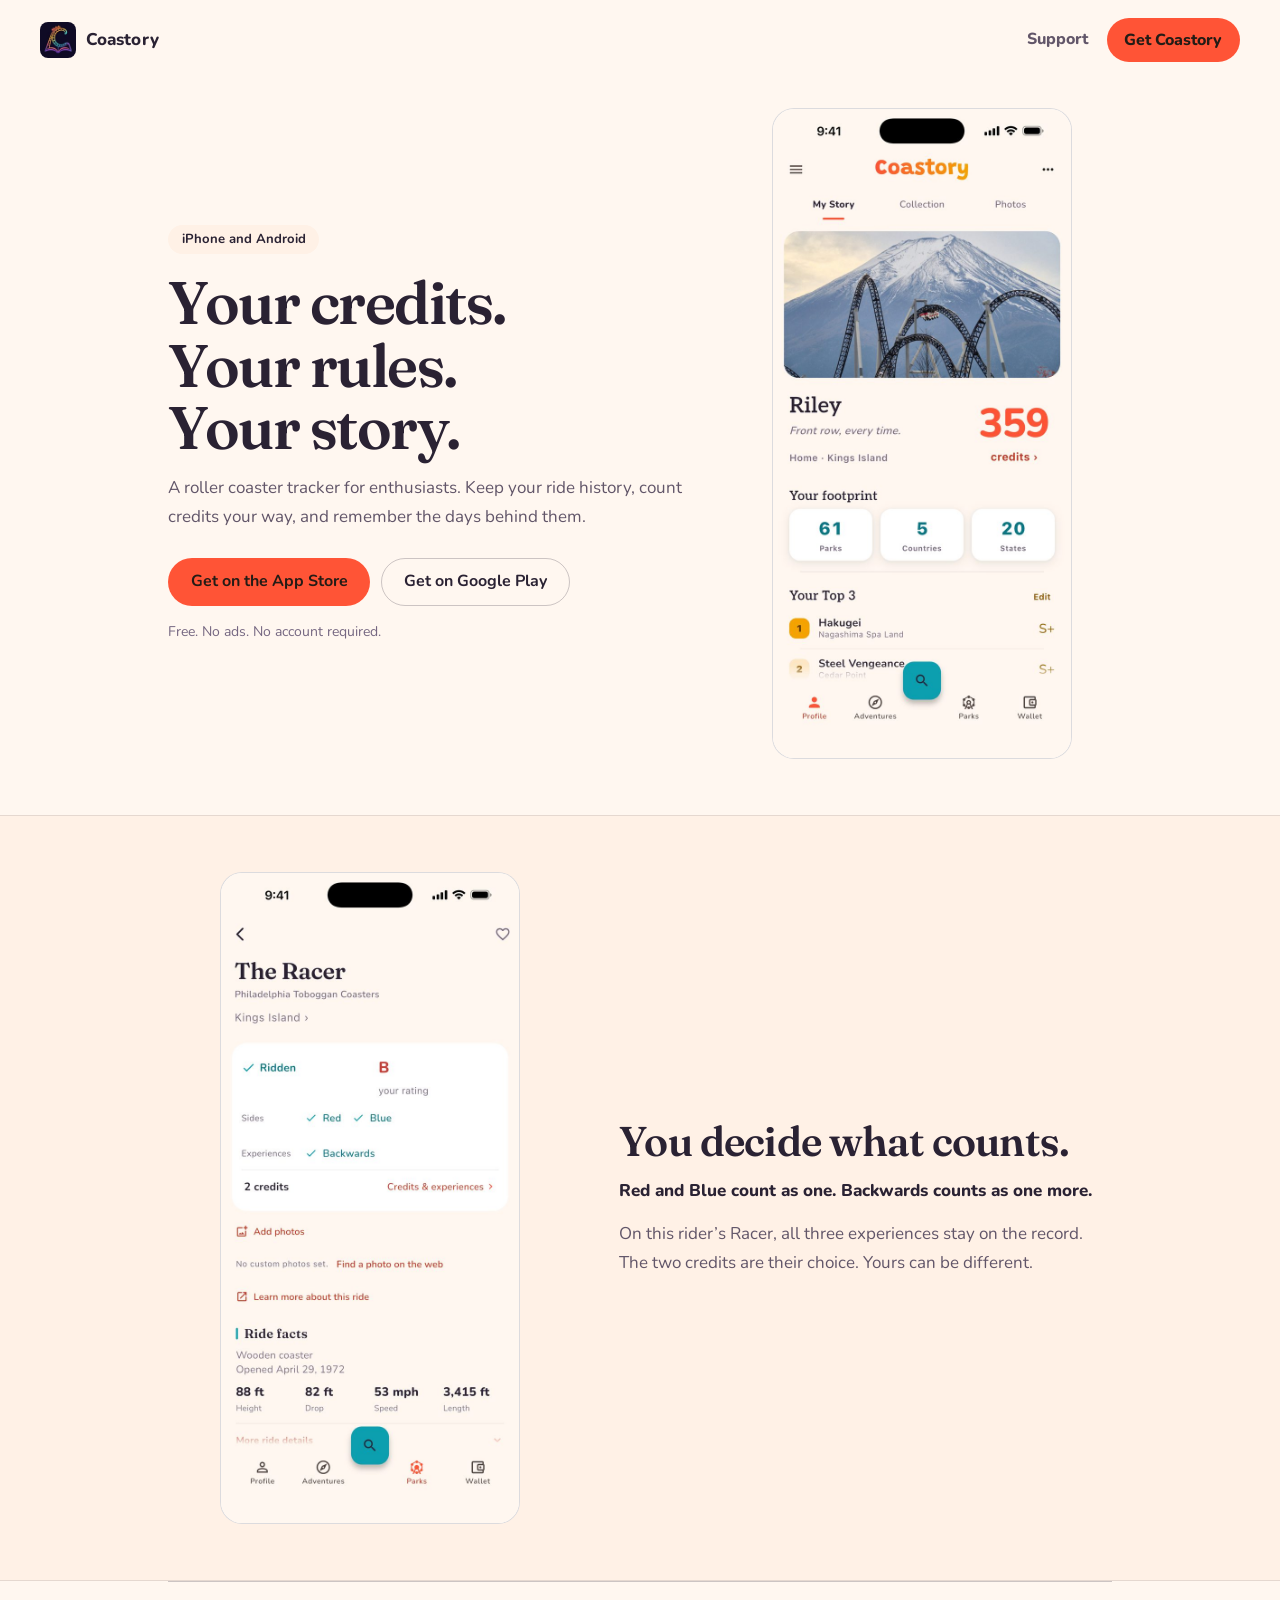
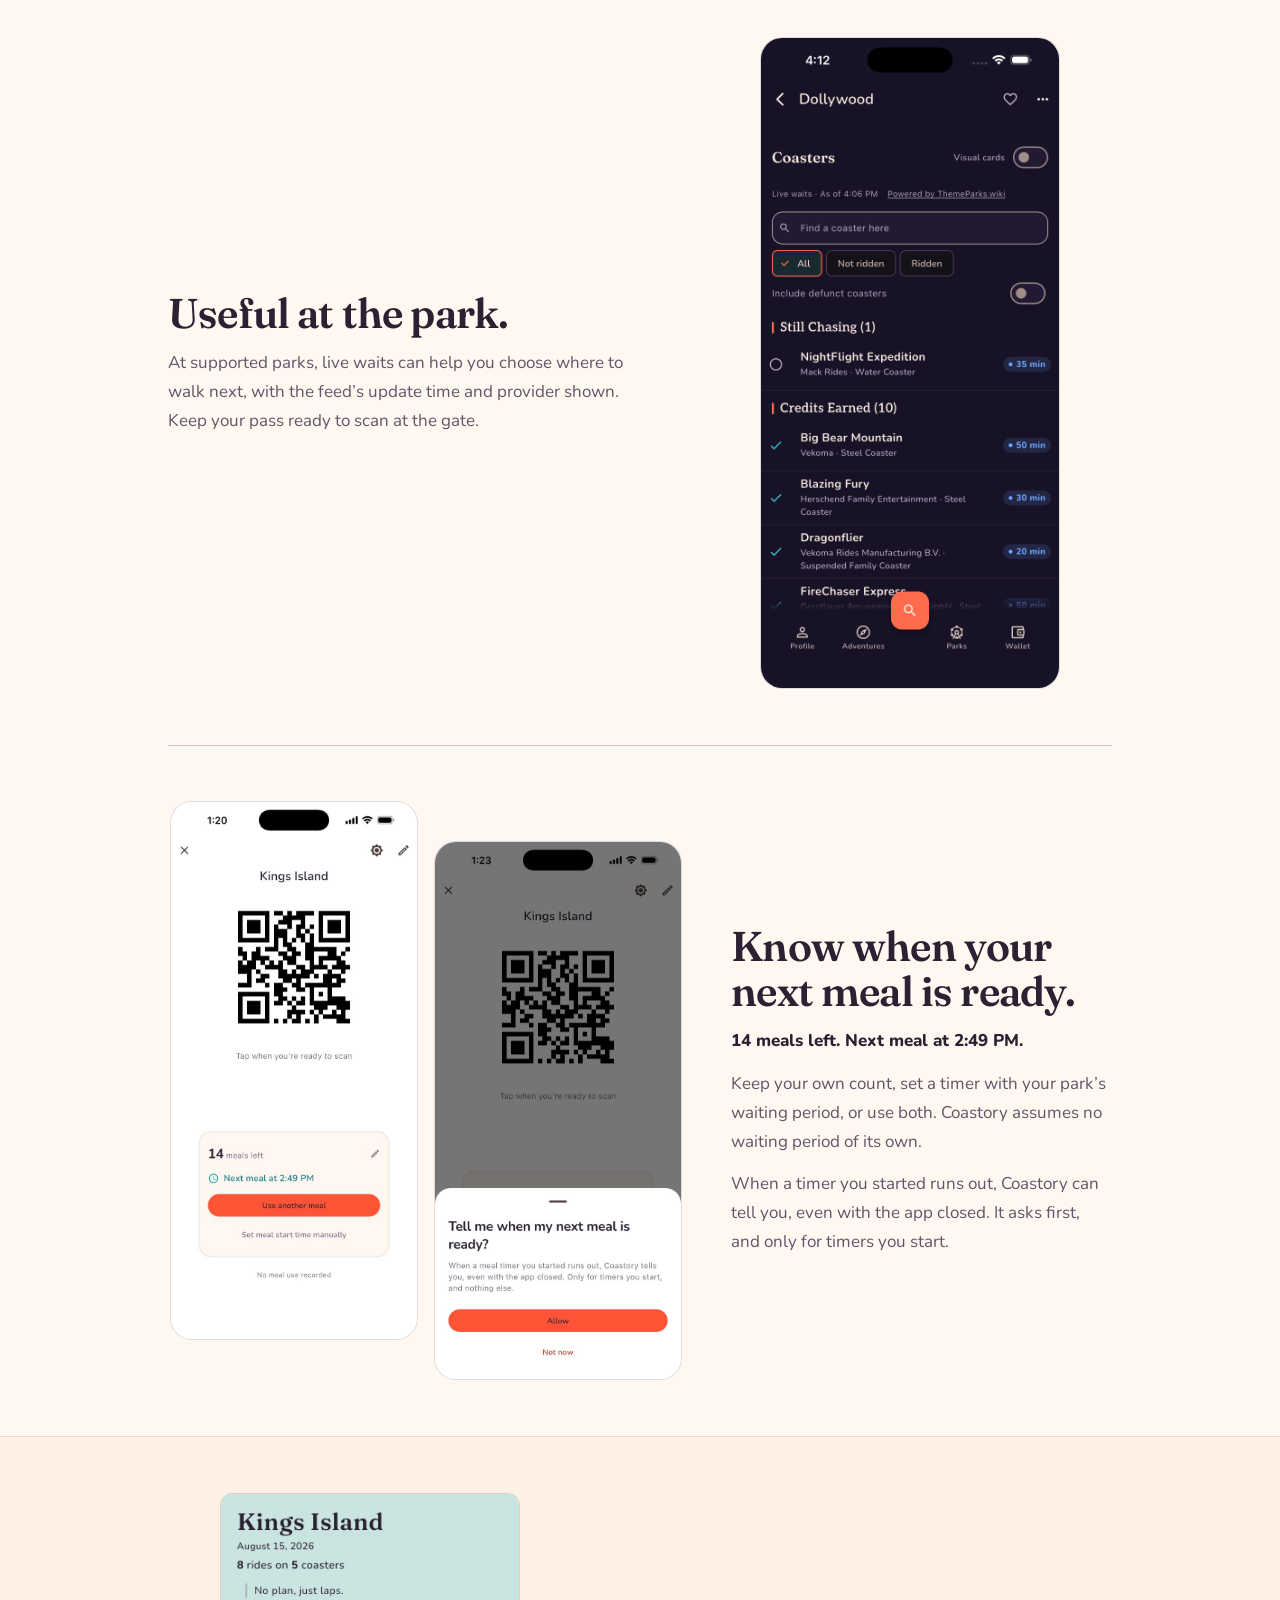
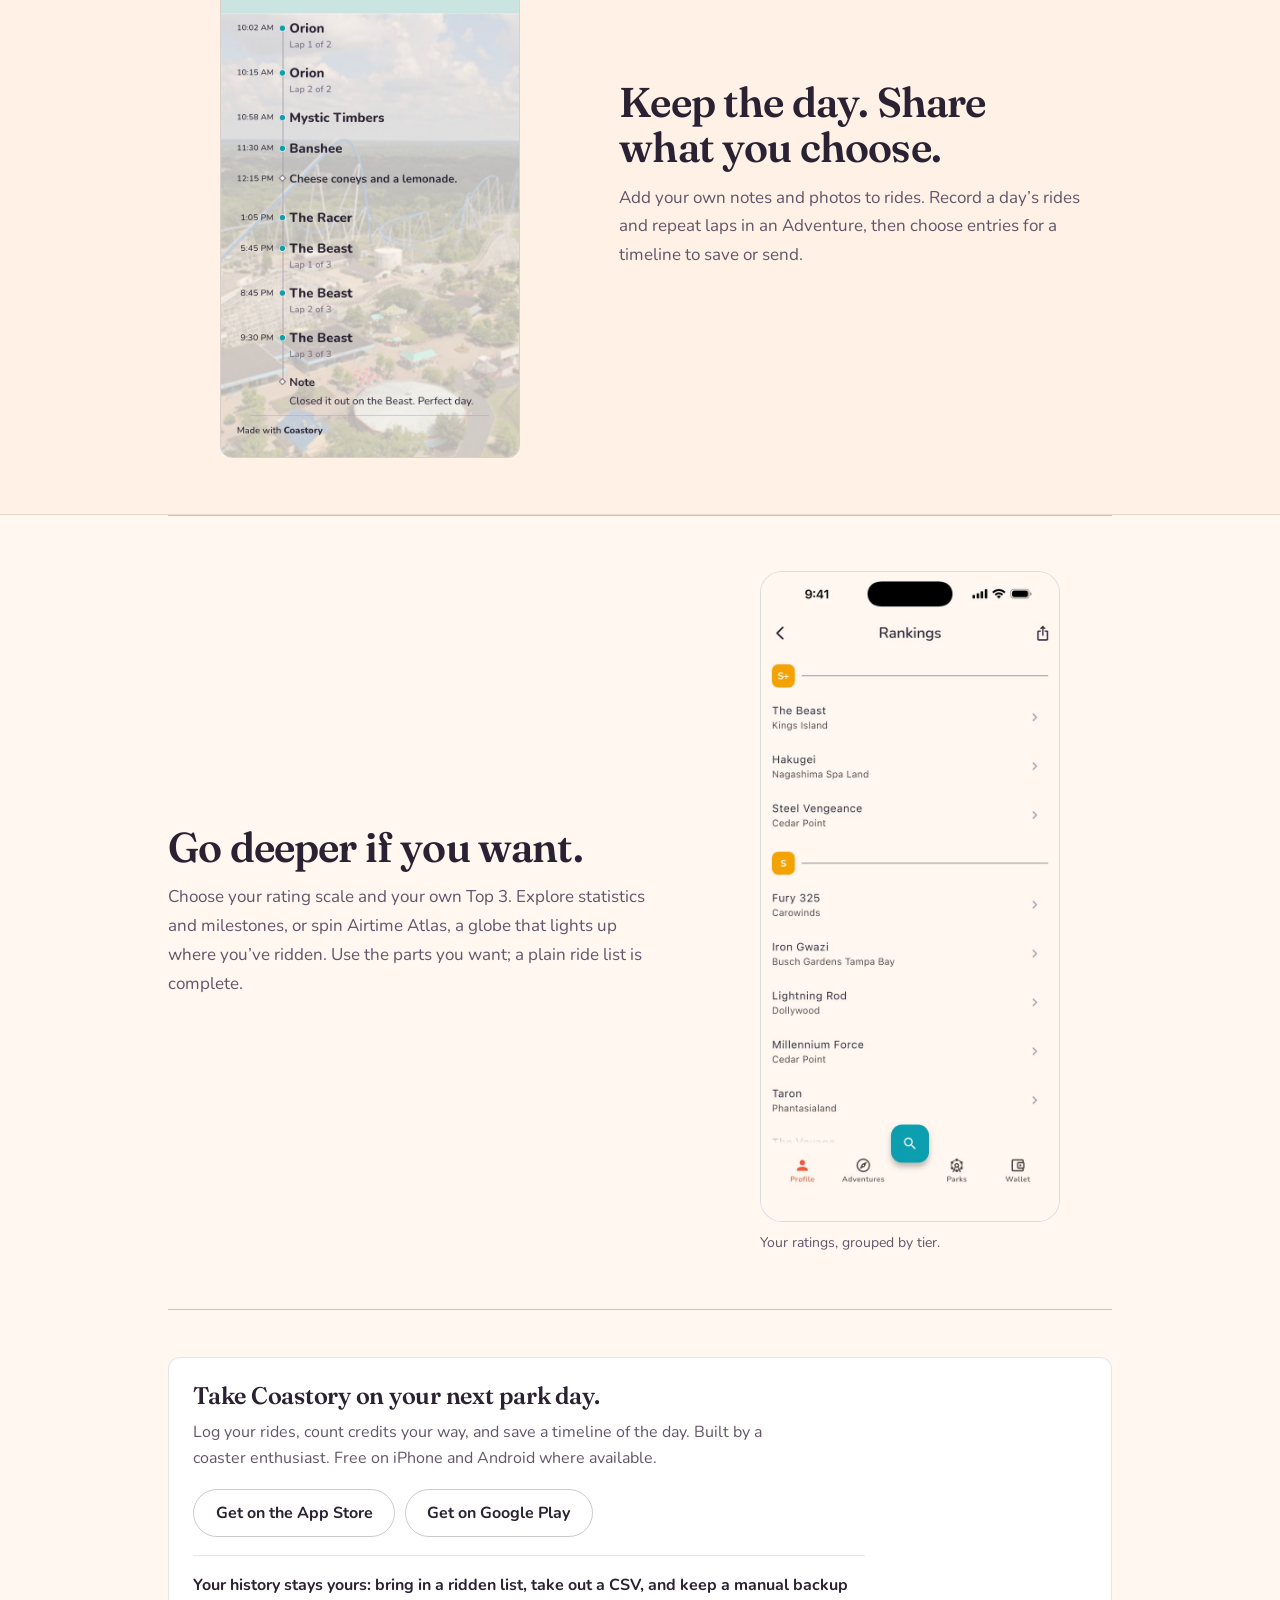
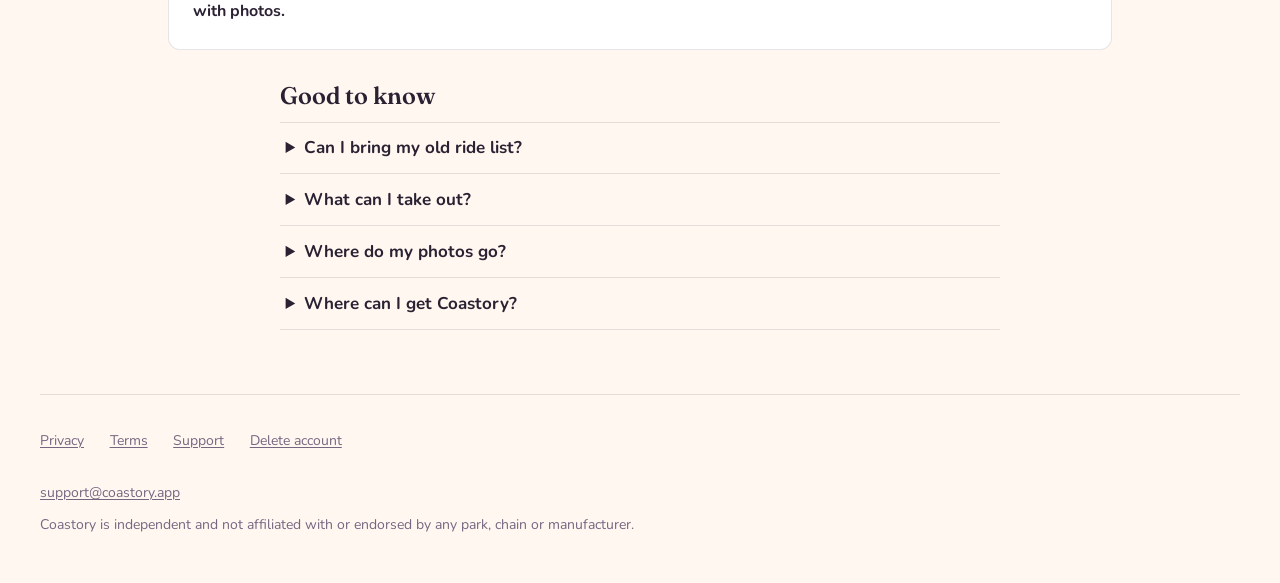
<file: index.html>
<!doctype html>
<html lang="en">
<head>
<meta charset="utf-8">
<meta name="viewport" content="width=device-width, initial-scale=1">
<title>Coastory: a roller coaster tracking app for enthusiasts</title>
<meta name="description" content="Log every coaster you've ridden, decide for yourself what counts as a credit, rate and rank your favorites, and keep the park days behind the rides. Get Coastory for iPhone and Android where available.">
<link rel="canonical" href="https://coastory.app/">
<meta name="theme-color" content="#fff7f0" media="(prefers-color-scheme: light)">
<meta name="theme-color" content="#100b25" media="(prefers-color-scheme: dark)">

<meta property="og:type" content="website">
<meta property="og:site_name" content="Coastory">
<meta property="og:url" content="https://coastory.app/">
<meta property="og:title" content="Coastory: your credits, your rules, your story">
<meta property="og:description" content="A roller coaster tracking app for enthusiasts. Log every coaster you've ridden, decide what counts as a credit, rate your favorites, and keep the park days behind the rides. Free on iPhone and Android where available.">
<meta property="og:image" content="https://coastory.app/img/og-launch-2026-11-10.jpg">
<meta property="og:image:width" content="1200">
<meta property="og:image:height" content="630">
<meta property="og:image:alt" content="Coastory. Your credits, your rules, your story. Free on iPhone and Android. A phone showing a rider's profile with a coaster against Mount Fuji, 359 credits, and a personal Top 3.">
<meta name="twitter:card" content="summary_large_image">
<meta name="twitter:title" content="Coastory: your credits, your rules, your story">
<meta name="twitter:description" content="A roller coaster tracking app for enthusiasts. You decide what counts. Free on iPhone and Android where available.">
<meta name="twitter:image" content="https://coastory.app/img/og-launch-2026-11-10.jpg">
<meta name="twitter:image:alt" content="Coastory. Your credits, your rules, your story. Free on iPhone and Android. A phone showing a rider's profile with a coaster against Mount Fuji, 359 credits, and a personal Top 3.">

<link rel="icon" href="/icon.png">
<link rel="apple-touch-icon" href="/icon.png">
<link rel="preload" href="/fonts/nunito.woff2" as="font" type="font/woff2" crossorigin>
<link rel="preload" href="/fonts/fraunces.woff2" as="font" type="font/woff2" crossorigin>
<link rel="stylesheet" href="/style.css">
<link rel="stylesheet" href="/homepage.css">
</head>
<body class="home-short">
<a class="skip" href="#main">Skip to content</a>

<header class="site-header">
  <a class="brand" href="/"><img src="/img/mark.webp" alt="" width="80" height="80" decoding="async"><span>Coastory</span></a>
  <nav aria-label="Primary">
    <a class="nav-link" href="/support/">Support</a>
    <a class="nav-btn" href="#get-coastory">Get Coastory</a>
  </nav>
</header>

<main id="main">

  <!-- A coaster tracker built around the rider ------------------------- -->
  <section class="hero wrap">
    <div class="hero-grid">
      <div>
        <p class="eyebrow">iPhone and Android</p>
        <h1><span>Your credits.</span> <span>Your rules.</span> <span>Your story.</span></h1>
        <p class="lede">A roller coaster tracker for enthusiasts. Keep your ride history, count credits your way, and remember the days behind them.</p>
        <div class="cta-row">
          <a class="btn btn-primary" href="https://apps.apple.com/app/id6803185657">Get on the App Store</a>
          <a class="btn btn-secondary" href="https://play.google.com/store/apps/details?id=com.velocicoder.coastory">Get on Google Play</a>
        </div>
        <p class="fineprint">Free. No ads. No account required.</p>
      </div>
      <picture class="hero-phone">
        <source media="(prefers-color-scheme: light)" srcset="/img/profile-2026-10-29-light.jpg" width="660" height="1434">
        <img class="phone" src="/img/profile-2026-10-29.jpg" width="660" height="1434" fetchpriority="high" decoding="async"
             alt="A rider's Coastory profile: a cover photo of a coaster against Mount Fuji, 359 credits, and a Top 3 of Hakugei, Steel Vengeance and The Beast.">
      </picture>
    </div>
  </section>

  <!-- A concrete credit choice ----------------------------------------- -->
  <section class="short-credit band section" id="counts" aria-labelledby="counts-heading">
    <div class="wrap short-row short-row-image-first">
      <div>
        <h2 id="counts-heading">You decide what counts.</h2>
        <p class="short-example">Red and Blue count as one. Backwards counts as one more.</p>
        <p>On this rider&rsquo;s Racer, all three experiences stay on the record. The two credits are their choice. Yours can be different.</p>
      </div>
      <picture>
        <source media="(prefers-color-scheme: light)" srcset="/img/credit-2026-10-29-light.jpg" width="660" height="1434">
        <img class="phone" src="/img/credit-2026-10-29.jpg" width="660" height="1434" loading="lazy" decoding="async"
             alt="The Racer's page in Coastory: ridden, rated B, its Red and Blue sides and a Backwards ride all checked, counted as two credits.">
      </picture>
    </div>
  </section>

  <!-- At the park ------------------------------------------------------- -->
  <section class="short-feature section ruled" aria-labelledby="park-heading">
    <div class="wrap short-row">
      <div>
        <h2 id="park-heading">Useful at the park.</h2>
        <p>At supported parks, live waits can help you choose where to walk next, with the feed&rsquo;s update time and provider shown. Keep your pass ready to scan at the gate.</p>
      </div>
      <figure class="short-shot">
        <img class="phone" src="/img/dollywood-live-waits-2026-10-25.png" width="1320" height="2868" loading="lazy" decoding="async"
             alt="Dollywood's coaster list with Visual cards off, posted waits beside rides, and a ThemeParks.wiki update timestamp.">
      </figure>
    </div>
  </section>

  <!-- Meal plans on a pass ---------------------------------------------- -->
  <section class="short-meal section ruled" aria-labelledby="meal-heading">
    <div class="wrap short-row short-row-image-first">
      <div>
        <h2 id="meal-heading">Know when your next meal is ready.</h2>
        <p class="short-example">14 meals left. Next meal at 2:49&nbsp;PM.</p>
        <p>Keep your own count, set a timer with your park&rsquo;s waiting period, or use both. Coastory assumes no waiting period of its own.</p>
        <p>When a timer you started runs out, Coastory can tell you, even with the app closed. It asks first, and only for timers you start.</p>
      </div>
      <div class="short-pair">
        <picture>
          <source media="(prefers-color-scheme: light)" srcset="/img/meal-timer-2026-10-29-light.jpg" width="660" height="1434">
          <img class="phone" src="/img/meal-timer-2026-10-29.jpg" width="660" height="1434" loading="lazy" decoding="async"
               alt="A Kings Island pass in Coastory: its QR code, &ldquo;14 meals left,&rdquo; &ldquo;Next meal at 2:49 PM,&rdquo; and a &ldquo;Use another meal&rdquo; button.">
        </picture>
        <picture>
          <source media="(prefers-color-scheme: light)" srcset="/img/meal-ask-2026-10-29-light.jpg" width="660" height="1434">
          <img class="phone" src="/img/meal-ask-2026-10-29.jpg" width="660" height="1434" loading="lazy" decoding="async"
               alt="An in-app question asking to allow notifications: &ldquo;Tell me when my next meal is ready? When a meal timer you started runs out, Coastory tells you, even with the app closed. Only for timers you start, and nothing else.&rdquo; Allow and Not now buttons.">
        </picture>
      </div>
    </div>
  </section>

  <!-- A real Adventure export ------------------------------------------ -->
  <section class="short-day band section" aria-labelledby="day-heading">
    <div class="wrap short-row short-row-image-first">
      <div>
        <h2 id="day-heading">Keep the day. Share what you choose.</h2>
        <p>Add your own notes and photos to rides. Record a day&rsquo;s rides and repeat laps in an Adventure, then choose entries for a timeline to save or send.</p>
      </div>
      <img class="short-export" src="/img/share-day-2026-10-21.jpg" width="680" height="1284" loading="lazy" decoding="async"
           alt="A rider's Kings Island day as an exported timeline: eight rides on five coasters in order, including both laps on Orion and three on The Beast, ending with a note.">
    </div>
  </section>

  <!-- Depth by choice --------------------------------------------------- -->
  <section class="short-depth section ruled" aria-labelledby="depth-heading">
    <div class="wrap short-row">
      <div>
        <h2 id="depth-heading">Go deeper if you want.</h2>
        <p>Choose your rating scale and your own Top 3. Explore statistics and milestones, or spin Airtime Atlas, a globe that lights up where you&rsquo;ve ridden. Use the parts you want; a plain ride list is complete.</p>
      </div>
      <figure class="short-shot">
        <picture>
          <source media="(prefers-color-scheme: light)" srcset="/img/rankings-2026-10-21-light.jpg" width="660" height="1434">
          <img class="phone" src="/img/rankings-2026-10-21.jpg" width="660" height="1434" loading="lazy" decoding="async"
               alt="A rider's letter-tier ratings: The Beast, Hakugei and Steel Vengeance in S+, with more coasters in S.">
        </picture>
        <figcaption>Your ratings, grouped by tier.</figcaption>
      </figure>
    </div>
  </section>

  <!-- Join and common questions ---------------------------------------- -->
  <section class="closing short-closing section ruled" id="get-coastory" aria-labelledby="get-coastory-heading">
    <div class="wrap">
      <div class="app-invitation">
        <span id="beta" aria-hidden="true"></span>
        <h2 id="get-coastory-heading">Take Coastory on your next park day.</h2>
        <p>Log your rides, count credits your way, and save a timeline of the day. Built by a coaster enthusiast. Free on iPhone and Android where available.</p>
        <p class="app-actions"><a id="iphone" href="https://apps.apple.com/app/id6803185657">Get on the App Store</a><a id="android" href="https://play.google.com/store/apps/details?id=com.velocicoder.coastory">Get on Google Play</a></p>
        <p class="short-ownership">Your history stays yours: bring in a ridden list, take out a CSV, and keep a manual backup with photos.</p>
      </div>
      <div class="short-faq">
        <h3>Good to know</h3>
        <details>
          <summary>Can I bring my old ride list?</summary>
          <p>Import ridden coasters from a CSV or TSV file, review the matches, then choose when to save. Ratings, dates, notes and photos from that file are not imported.</p>
        </details>
        <details>
          <summary>What can I take out?</summary>
          <p>Export your ride history as a CSV file. A separate manual Coastory backup includes your photos and which rides they belong to, for restoring in Coastory.</p>
        </details>
        <details>
          <summary>Where do my photos go?</summary>
          <p>Coastory does not upload the photos you add. They stay on your phone unless you choose to export or share them. Your phone&rsquo;s own backup or transfer may also carry them.</p>
        </details>
        <details>
          <summary>Where can I get Coastory?</summary>
          <p>Use the App Store or Google Play links above. Availability varies by country or region. If the store says Coastory is unavailable, <a href="/support/#install">contact us</a> for help checking availability in your area.</p>
        </details>
      </div>
    </div>
  </section>

</main>

<footer class="site-footer">
  <ul class="footer-links">
    <li><a href="/privacy/">Privacy</a></li>
    <li><a href="/terms/">Terms</a></li>
    <li><a href="/support/">Support</a></li>
    <li><a href="/delete-account/">Delete account</a></li>
  </ul>
  <p><a href="mailto:support@coastory.app">support@coastory.app</a></p>
  <p>Coastory is independent and not affiliated with or endorsed by any park, chain or manufacturer.</p>
</footer>
</body>
</html>
</file>
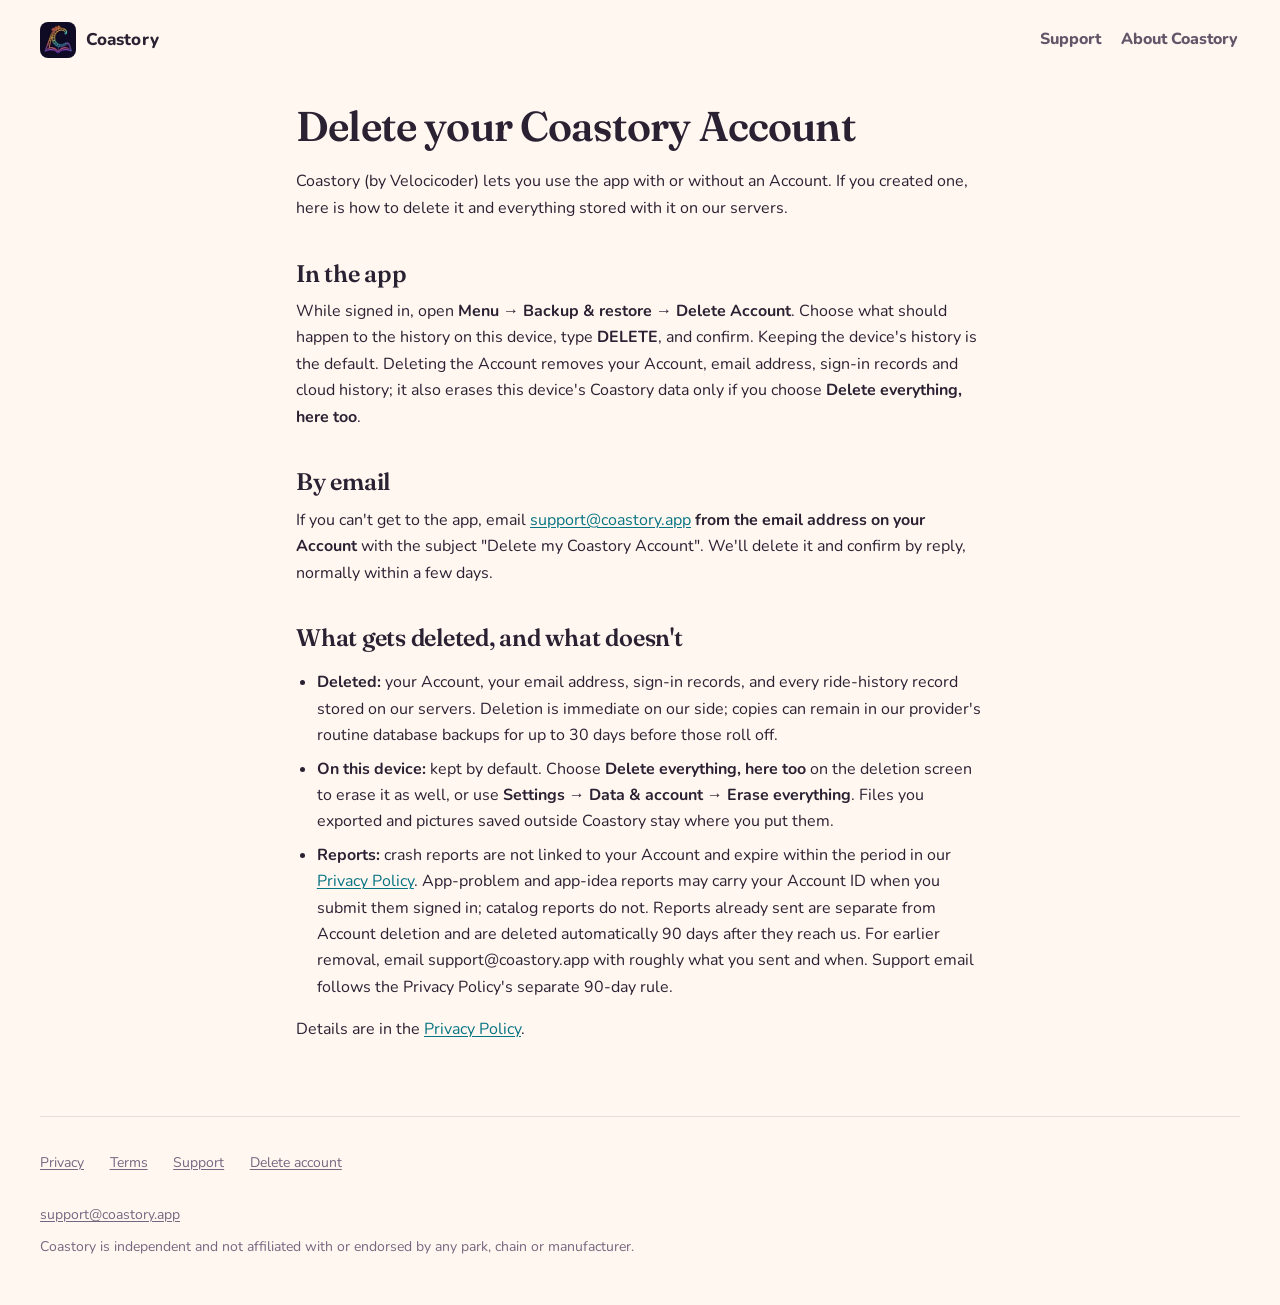
<file: delete-account/index.html>
<!doctype html>
<html lang="en">
<head>
<meta charset="utf-8">
<meta name="viewport" content="width=device-width, initial-scale=1">
<title>Delete your Coastory Account | Coastory</title>
<meta name="description" content="How to delete your Coastory Account and the data stored with it.">
<link rel="icon" href="/icon.png">
<link rel="stylesheet" href="/style.css">
</head>
<body>
<a class="skip" href="#main">Skip to content</a>
<header class="site-header">
  <a class="brand" href="/"><img src="/img/mark.webp" alt="" width="80" height="80" decoding="async"><span>Coastory</span></a>
  <nav aria-label="Primary">
    <a class="nav-link" href="/support/">Support</a>
    <a class="nav-link" href="/">About Coastory</a>
  </nav>
</header>
<main id="main" class="doc">
<h1>Delete your Coastory Account</h1>
<p>Coastory (by Velocicoder) lets you use the app with or without an Account. If you created one, here is how to delete it and everything stored with it on our servers.</p>

<h2 id="in-the-app">In the app</h2>
<p>While signed in, open <strong>Menu → Backup &amp; restore → Delete Account</strong>. Choose what should happen to the history on this device, type <strong>DELETE</strong>, and confirm. Keeping the device's history is the default. Deleting the Account removes your Account, email address, sign-in records and cloud history; it also erases this device's Coastory data only if you choose <strong>Delete everything, here too</strong>.</p>

<h2 id="by-email">By email</h2>
<p>If you can't get to the app, email <a href="mailto:support@coastory.app?subject=Delete%20my%20Coastory%20Account">support@coastory.app</a> <strong>from the email address on your Account</strong> with the subject "Delete my Coastory Account". We'll delete it and confirm by reply, normally within a few days.</p>

<h2 id="what-gets-deleted">What gets deleted, and what doesn't</h2>
<ul>
  <li><strong>Deleted:</strong> your Account, your email address, sign-in records, and every ride-history record stored on our servers. Deletion is immediate on our side; copies can remain in our provider's routine database backups for up to 30 days before those roll off.</li>
  <li><strong>On this device:</strong> kept by default. Choose <strong>Delete everything, here too</strong> on the deletion screen to erase it as well, or use <strong>Settings → Data &amp; account → Erase everything</strong>. Files you exported and pictures saved outside Coastory stay where you put them.</li>
  <li><strong>Reports:</strong> crash reports are not linked to your Account and expire within the period in our <a href="/privacy/">Privacy Policy</a>. App-problem and app-idea reports may carry your Account ID when you submit them signed in; catalog reports do not. Reports already sent are separate from Account deletion and are deleted automatically 90 days after they reach us. For earlier removal, email support@coastory.app with roughly what you sent and when. Support email follows the Privacy Policy's separate 90-day rule.</li>
</ul>
<p>Details are in the <a href="/privacy/">Privacy Policy</a>.</p>
</main>
<footer class="site-footer">
  <ul class="footer-links">
    <li><a href="/privacy/">Privacy</a></li>
    <li><a href="/terms/">Terms</a></li>
    <li><a href="/support/">Support</a></li>
    <li><a href="/delete-account/">Delete account</a></li>
  </ul>
  <p><a href="mailto:support@coastory.app">support@coastory.app</a></p>
  <p>Coastory is independent and not affiliated with or endorsed by any park, chain or manufacturer.</p>
</footer>
</body>
</html>
</file>
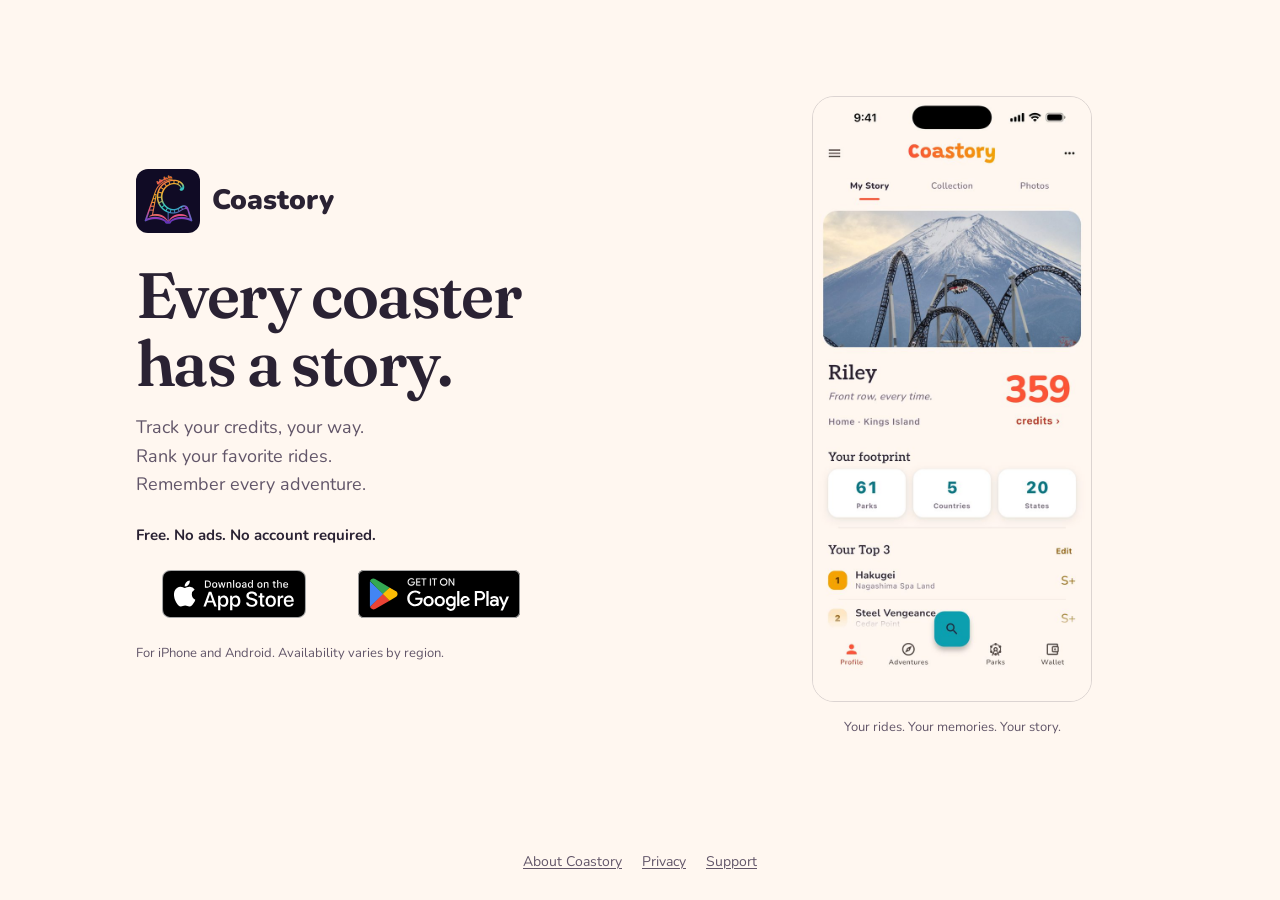
<file: get/index.html>
<!doctype html>
<html lang="en">
<head>
<meta charset="utf-8">
<meta name="viewport" content="width=device-width, initial-scale=1">
<meta name="color-scheme" content="light dark">
<title>Get Coastory — Every coaster has a story.</title>
<meta name="description" content="A roller coaster tracker that counts your way. Download Coastory for iPhone or Android. Track your credits, rank your favorite rides, and remember every adventure.">
<link rel="canonical" href="https://coastory.app/get">
<meta name="theme-color" content="#fff7f0" media="(prefers-color-scheme: light)">
<meta name="theme-color" content="#100b25" media="(prefers-color-scheme: dark)">
<meta property="og:type" content="website">
<meta property="og:site_name" content="Coastory">
<meta property="og:url" content="https://coastory.app/get">
<meta property="og:title" content="Get Coastory — Every coaster has a story.">
<meta property="og:description" content="Track your credits, your way. Rank your favorite rides. Remember every adventure. Free on iPhone and Android where available.">
<meta property="og:image" content="https://coastory.app/img/og-launch-2026-11-10.jpg">
<meta property="og:image:width" content="1200">
<meta property="og:image:height" content="630">
<meta property="og:image:alt" content="Coastory: your credits, your rules, your story. A real app preview of a rider’s coaster history.">
<meta name="twitter:card" content="summary_large_image">
<link rel="icon" href="/icon.png">
<link rel="apple-touch-icon" href="/icon.png">
<link rel="preload" href="/fonts/nunito.woff2" as="font" type="font/woff2" crossorigin>
<link rel="preload" href="/fonts/fraunces.woff2" as="font" type="font/woff2" crossorigin>
<link rel="stylesheet" href="/style.css">
<link rel="stylesheet" href="/get/get.css">
<script src="/get/device.js" defer></script>
</head>
<body class="get-page">
<main class="get-main">
  <div class="get-copy">
    <div class="get-brand"><img src="/icon.png" alt="" width="72" height="72"><span>Coastory</span></div>
    <h1>Every coaster<br>has a story.</h1>
    <p class="get-intro">Track your credits, your way.<br>Rank your favorite rides.<br>Remember every adventure.</p>
    <p class="get-reassurance">Free. No ads. No account required.</p>
    <div class="get-stores" aria-label="Download Coastory">
      <a id="app-store" class="get-store" href="https://apps.apple.com/app/id6803185657" aria-describedby="availability">
        <img src="/assets/badges/app-store.svg" alt="Download on the App Store" width="144" height="48">
      </a>
      <a id="google-play" class="get-store" href="https://play.google.com/store/apps/details?id=com.velocicoder.coastory" aria-describedby="availability">
        <img src="/assets/badges/google-play.svg" alt="Get it on Google Play" width="162" height="48">
      </a>
    </div>
    <p id="availability" class="get-availability">For iPhone and Android. Availability varies by region.</p>
  </div>
  <figure class="get-preview">
    <picture>
      <source media="(prefers-color-scheme: light)" srcset="/img/profile-2026-10-29-light.jpg" width="660" height="1434">
      <img src="/img/profile-2026-10-29.jpg" alt="Coastory’s My Story screen: a rider’s coaster photo, personal credit count, parks visited, and chosen favorite rides." width="660" height="1434" decoding="async">
    </picture>
    <figcaption>Your rides. Your memories. Your story.</figcaption>
  </figure>
</main>
<footer class="get-footer">
  <a href="/">About Coastory</a>
  <a href="/privacy/">Privacy</a>
  <a href="/support/">Support</a>
</footer>
</body>
</html>
</file>
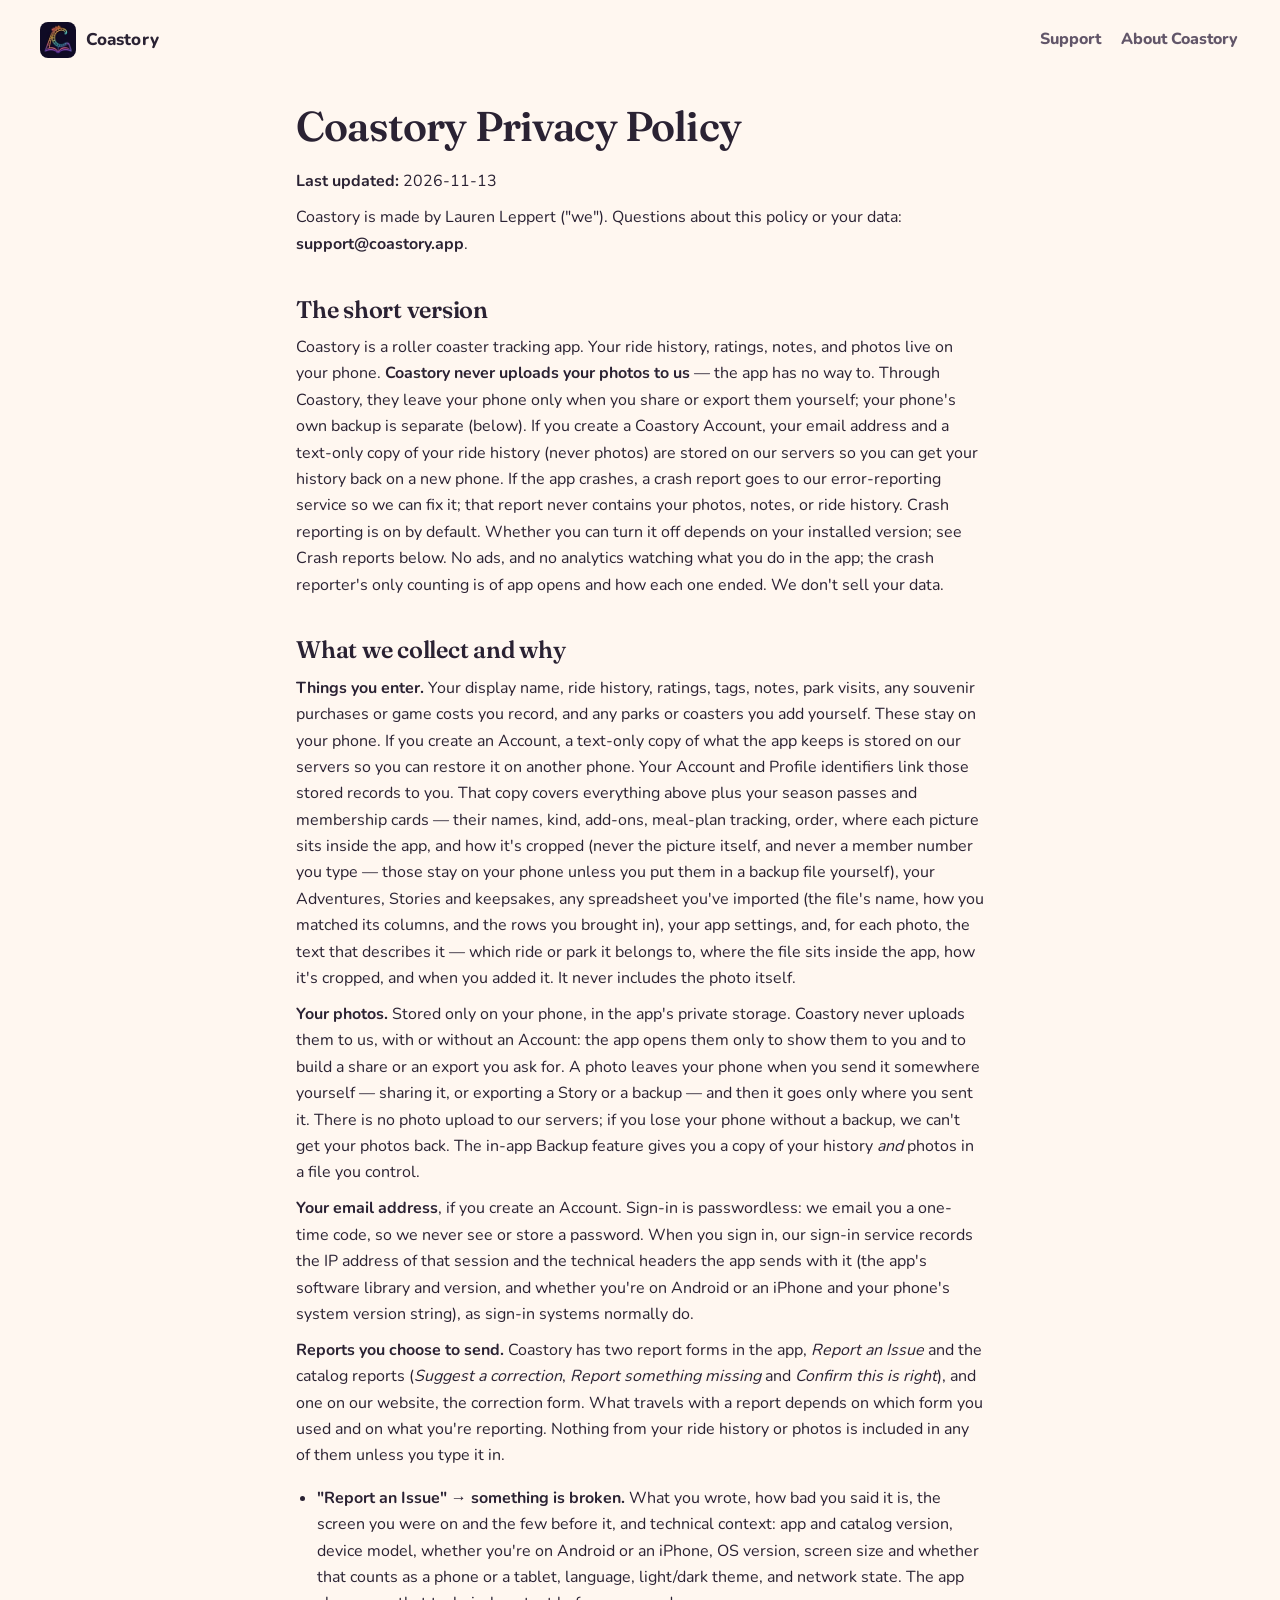
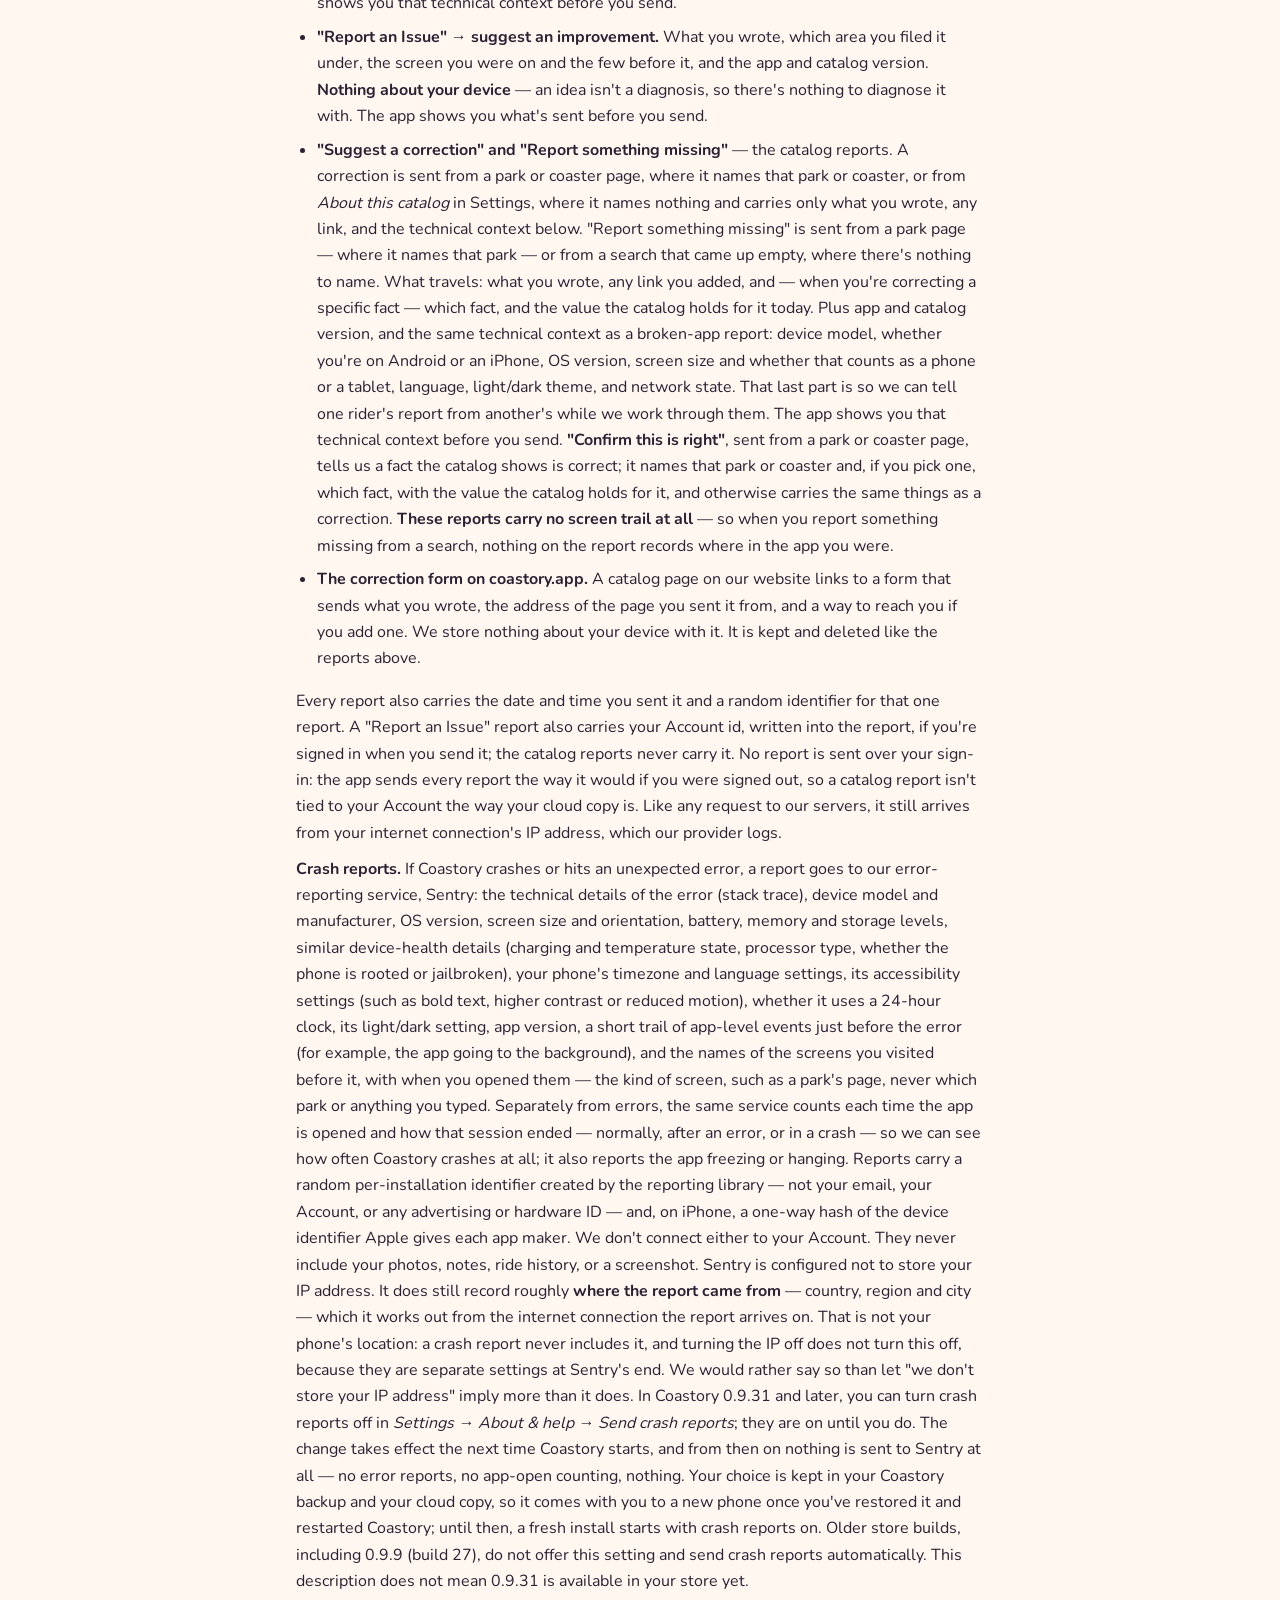
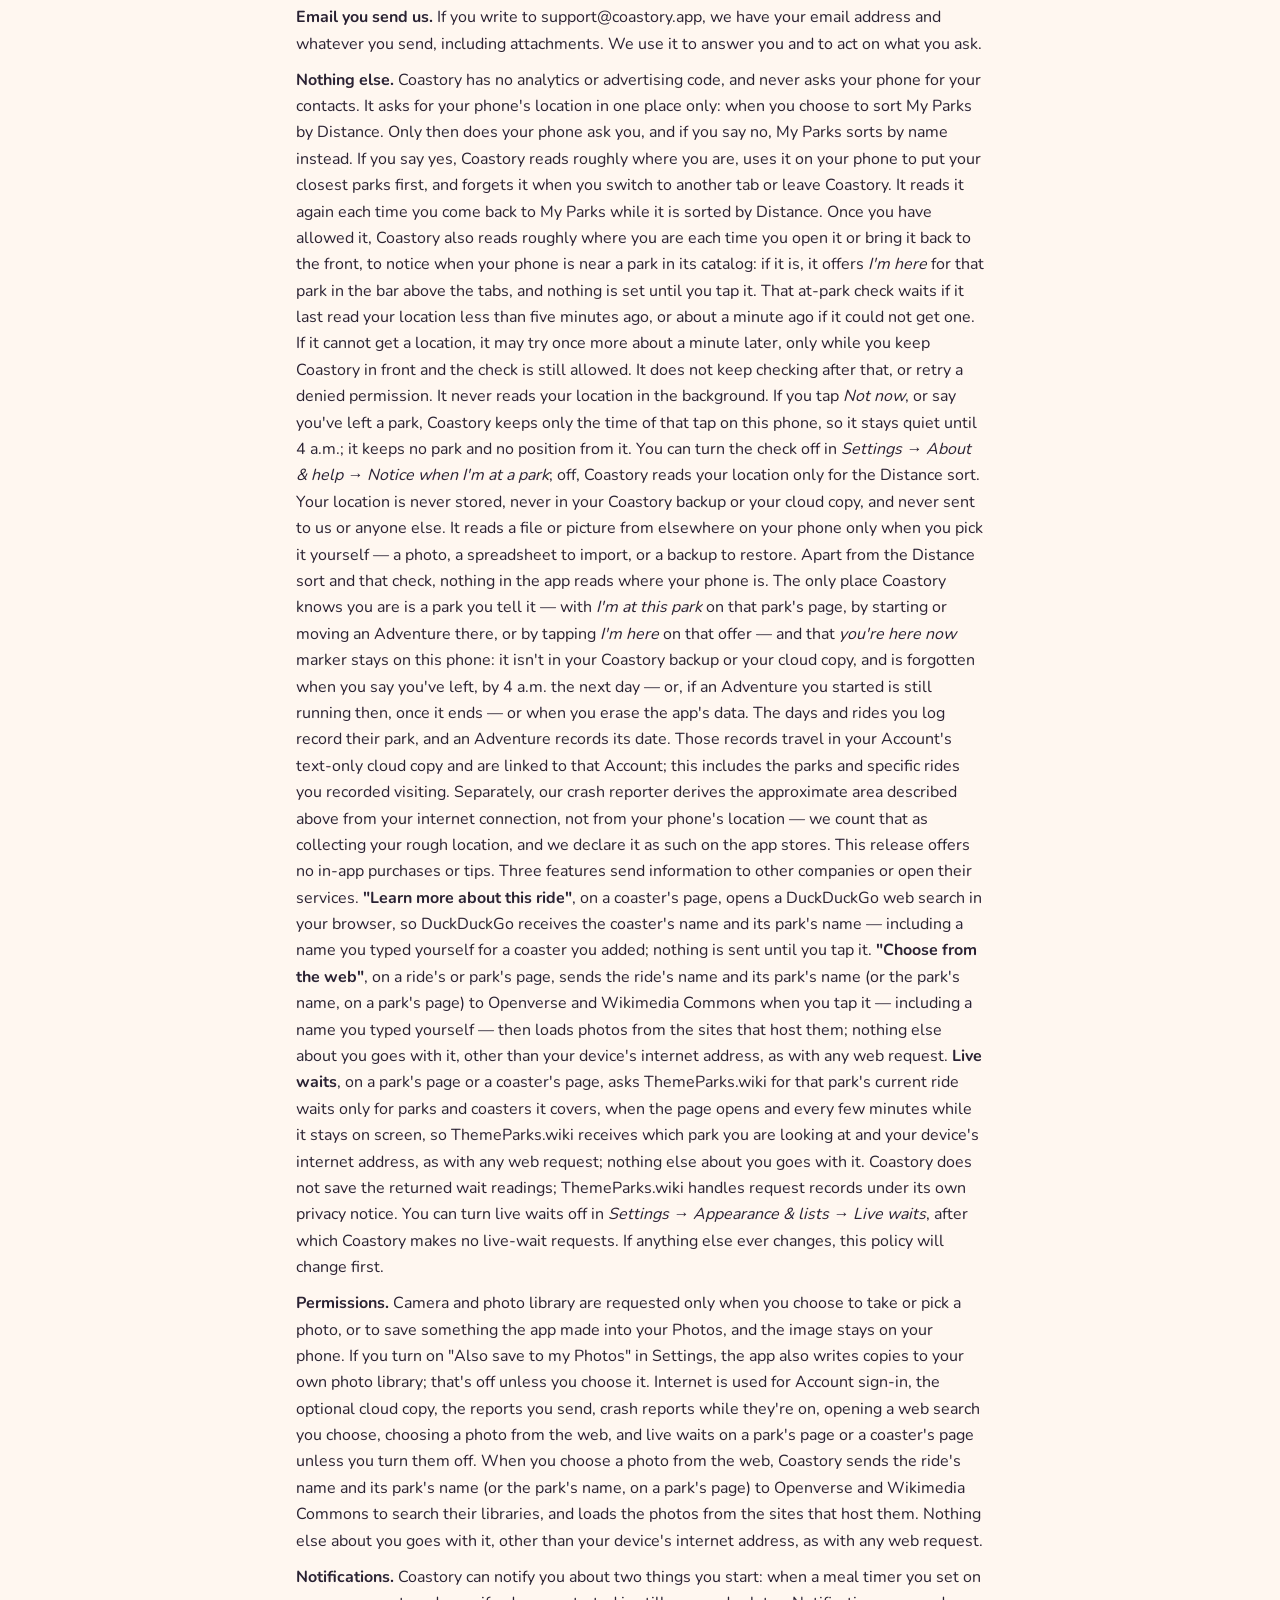
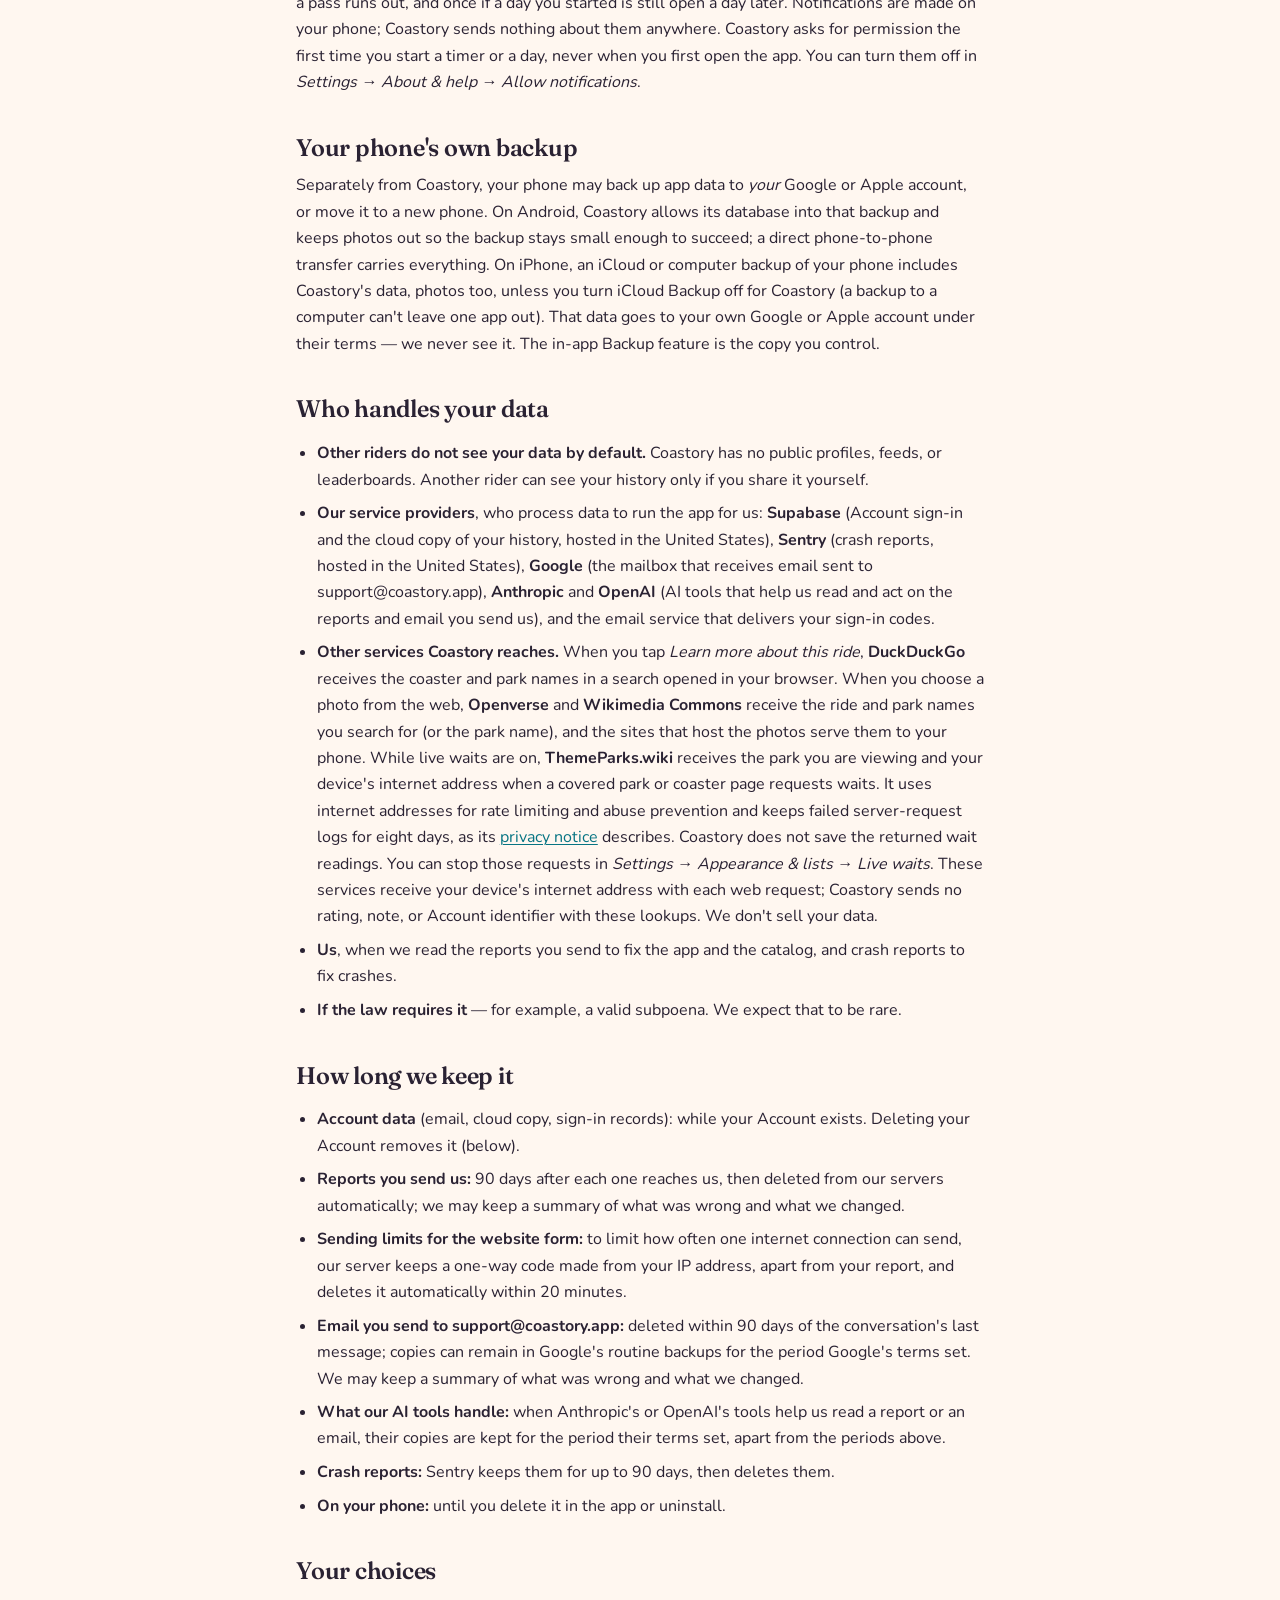
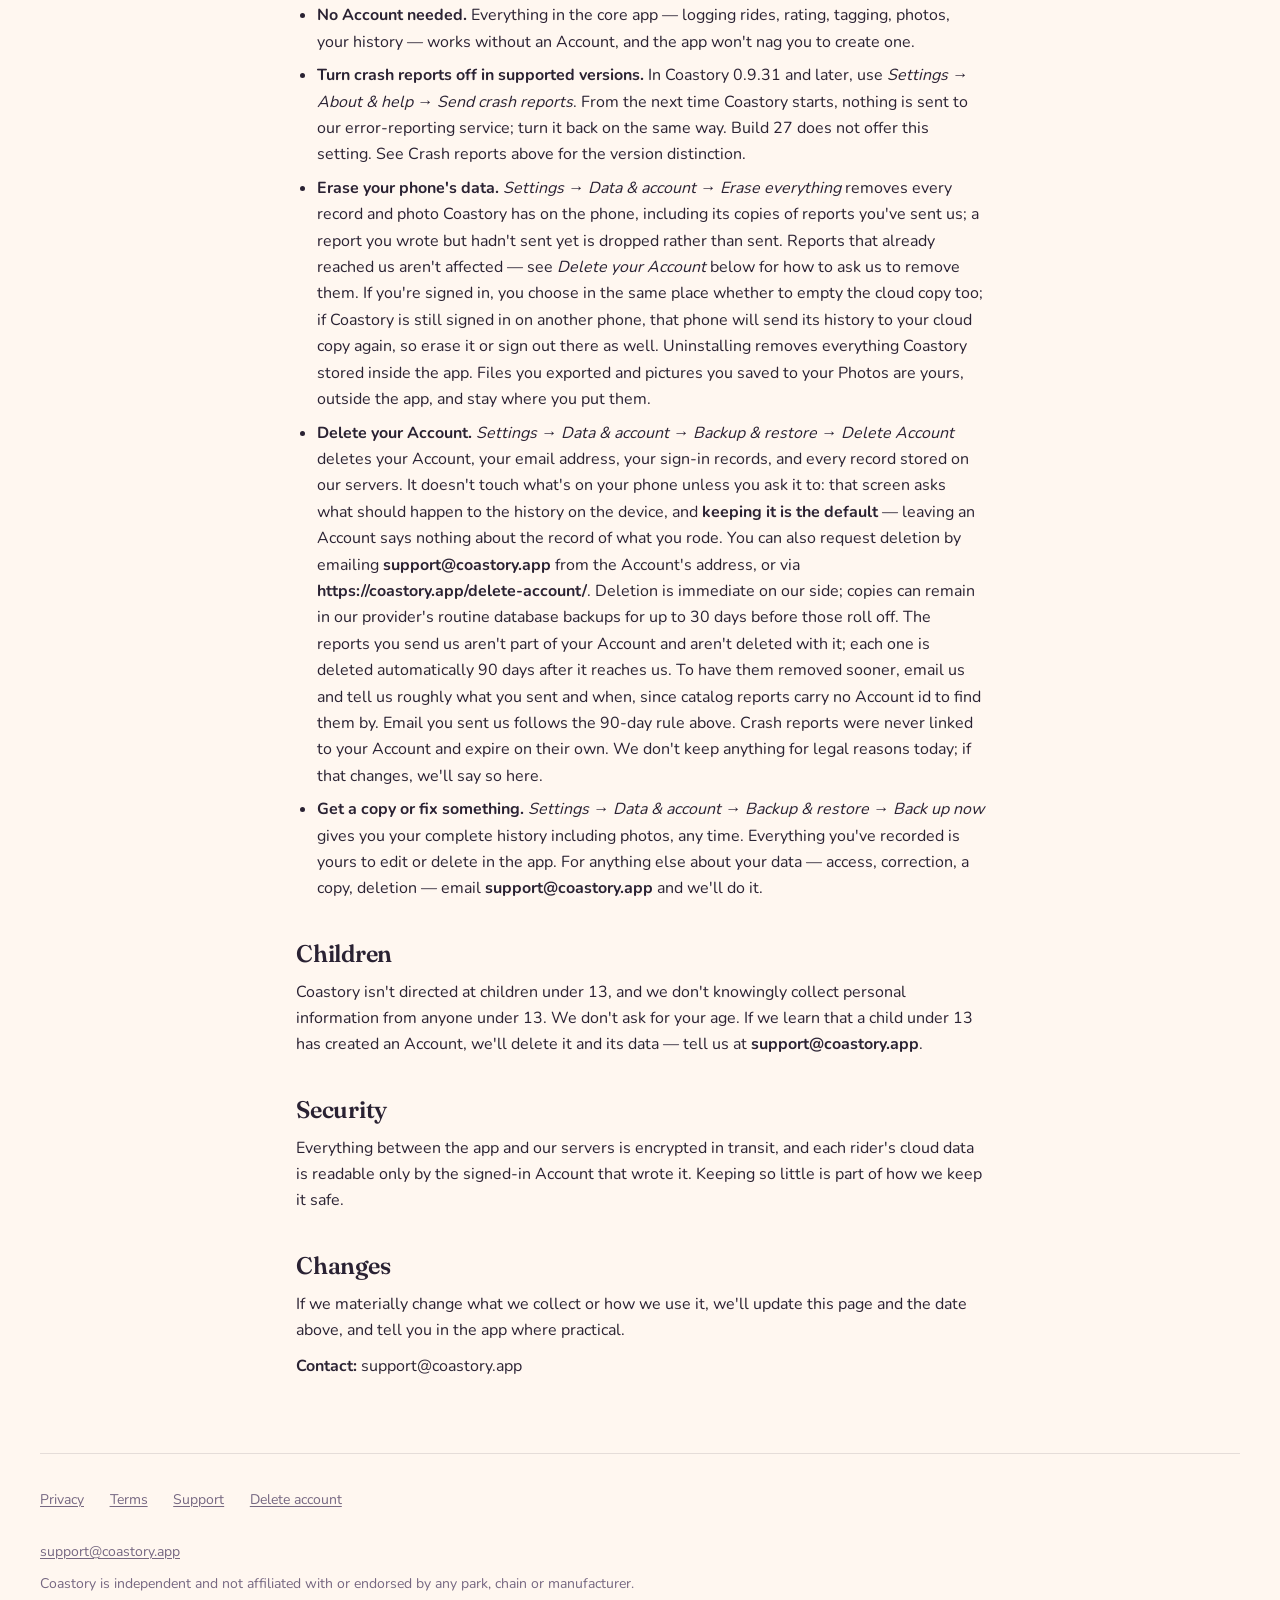
<file: privacy/index.html>
<!doctype html>
<html lang="en">
<head>
<meta charset="utf-8">
<meta name="viewport" content="width=device-width, initial-scale=1">
<title>Coastory Privacy Policy | Coastory</title>
<meta name="description" content="Coastory Privacy Policy.">
<link rel="icon" href="/icon.png">
<link rel="stylesheet" href="/style.css">
</head>
<body>
<a class="skip" href="#main">Skip to content</a>
<header class="site-header">
  <a class="brand" href="/"><img src="/img/mark.webp" alt="" width="80" height="80" decoding="async"><span>Coastory</span></a>
  <nav aria-label="Primary">
    <a class="nav-link" href="/support/">Support</a>
    <a class="nav-link" href="/">About Coastory</a>
  </nav>
</header>
<main id="main" class="doc">
<h1>Coastory Privacy Policy</h1>
<p><strong>Last updated:</strong> 2026-11-13</p>
<p>Coastory is made by Lauren Leppert ("we"). Questions about this policy or your data: <strong>support@coastory.app</strong>.</p>
<h2 id="the-short-version">The short version</h2>
<p>Coastory is a roller coaster tracking app. Your ride history, ratings, notes, and photos live on your phone. <strong>Coastory never uploads your photos to us</strong> — the app has no way to. Through Coastory, they leave your phone only when you share or export them yourself; your phone's own backup is separate (below). If you create a Coastory Account, your email address and a text-only copy of your ride history (never photos) are stored on our servers so you can get your history back on a new phone. If the app crashes, a crash report goes to our error-reporting service so we can fix it; that report never contains your photos, notes, or ride history. Crash reporting is on by default. Whether you can turn it off depends on your installed version; see Crash reports below. No ads, and no analytics watching what you do in the app; the crash reporter's only counting is of app opens and how each one ended. We don't sell your data.</p>
<h2 id="what-we-collect-and-why">What we collect and why</h2>
<p><strong>Things you enter.</strong> Your display name, ride history, ratings, tags, notes, park visits, any souvenir purchases or game costs you record, and any parks or coasters you add yourself. These stay on your phone. If you create an Account, a text-only copy of what the app keeps is stored on our servers so you can restore it on another phone. Your Account and Profile identifiers link those stored records to you. That copy covers everything above plus your season passes and membership cards — their names, kind, add-ons, meal-plan tracking, order, where each picture sits inside the app, and how it's cropped (never the picture itself, and never a member number you type — those stay on your phone unless you put them in a backup file yourself), your Adventures, Stories and keepsakes, any spreadsheet you've imported (the file's name, how you matched its columns, and the rows you brought in), your app settings, and, for each photo, the text that describes it — which ride or park it belongs to, where the file sits inside the app, how it's cropped, and when you added it. It never includes the photo itself.</p>
<p><strong>Your photos.</strong> Stored only on your phone, in the app's private storage. Coastory never uploads them to us, with or without an Account: the app opens them only to show them to you and to build a share or an export you ask for. A photo leaves your phone when you send it somewhere yourself — sharing it, or exporting a Story or a backup — and then it goes only where you sent it. There is no photo upload to our servers; if you lose your phone without a backup, we can't get your photos back. The in-app Backup feature gives you a copy of your history <em>and</em> photos in a file you control.</p>
<p><strong>Your email address</strong>, if you create an Account. Sign-in is passwordless: we email you a one-time code, so we never see or store a password. When you sign in, our sign-in service records the IP address of that session and the technical headers the app sends with it (the app's software library and version, and whether you're on Android or an iPhone and your phone's system version string), as sign-in systems normally do.</p>
<p><strong>Reports you choose to send.</strong> Coastory has two report forms in the app, <em>Report an Issue</em> and the catalog reports (<em>Suggest a correction</em>, <em>Report something missing</em> and <em>Confirm this is right</em>), and one on our website, the correction form. What travels with a report depends on which form you used and on what you're reporting. Nothing from your ride history or photos is included in any of them unless you type it in.</p>
<ul>
<li><strong>"Report an Issue" → something is broken.</strong> What you wrote, how bad you said it is, the screen you were on and the few before it, and technical context: app and catalog version, device model, whether you're on Android or an iPhone, OS version, screen size and whether that counts as a phone or a tablet, language, light/dark theme, and network state. The app shows you that technical context before you send.</li>
<li><strong>"Report an Issue" → suggest an improvement.</strong> What you wrote, which area you filed it under, the screen you were on and the few before it, and the app and catalog version. <strong>Nothing about your device</strong> — an idea isn't a diagnosis, so there's nothing to diagnose it with. The app shows you what's sent before you send.</li>
<li><strong>"Suggest a correction" and "Report something missing"</strong> — the catalog reports. A correction is sent from a park or coaster page, where it names that park or coaster, or from <em>About this catalog</em> in Settings, where it names nothing and carries only what you wrote, any link, and the technical context below. "Report something missing" is sent from a park page — where it names that park — or from a search that came up empty, where there's nothing to name. What travels: what you wrote, any link you added, and — when you're correcting a specific fact — which fact, and the value the catalog holds for it today. Plus app and catalog version, and the same technical context as a broken-app report: device model, whether you're on Android or an iPhone, OS version, screen size and whether that counts as a phone or a tablet, language, light/dark theme, and network state. That last part is so we can tell one rider's report from another's while we work through them. The app shows you that technical context before you send. <strong>"Confirm this is right"</strong>, sent from a park or coaster page, tells us a fact the catalog shows is correct; it names that park or coaster and, if you pick one, which fact, with the value the catalog holds for it, and otherwise carries the same things as a correction. <strong>These reports carry no screen trail at all</strong> — so when you report something missing from a search, nothing on the report records where in the app you were.</li>
<li><strong>The correction form on coastory.app.</strong> A catalog page on our website links to a form that sends what you wrote, the address of the page you sent it from, and a way to reach you if you add one. We store nothing about your device with it. It is kept and deleted like the reports above.</li>
</ul>
<p>Every report also carries the date and time you sent it and a random identifier for that one report. A "Report an Issue" report also carries your Account id, written into the report, if you're signed in when you send it; the catalog reports never carry it. No report is sent over your sign-in: the app sends every report the way it would if you were signed out, so a catalog report isn't tied to your Account the way your cloud copy is. Like any request to our servers, it still arrives from your internet connection's IP address, which our provider logs.</p>
<p><strong>Crash reports.</strong> If Coastory crashes or hits an unexpected error, a report goes to our error-reporting service, Sentry: the technical details of the error (stack trace), device model and manufacturer, OS version, screen size and orientation, battery, memory and storage levels, similar device-health details (charging and temperature state, processor type, whether the phone is rooted or jailbroken), your phone's timezone and language settings, its accessibility settings (such as bold text, higher contrast or reduced motion), whether it uses a 24-hour clock, its light/dark setting, app version, a short trail of app-level events just before the error (for example, the app going to the background), and the names of the screens you visited before it, with when you opened them — the kind of screen, such as a park's page, never which park or anything you typed. Separately from errors, the same service counts each time the app is opened and how that session ended — normally, after an error, or in a crash — so we can see how often Coastory crashes at all; it also reports the app freezing or hanging. Reports carry a random per-installation identifier created by the reporting library — not your email, your Account, or any advertising or hardware ID — and, on iPhone, a one-way hash of the device identifier Apple gives each app maker. We don't connect either to your Account. They never include your photos, notes, ride history, or a screenshot. Sentry is configured not to store your IP address. It does still record roughly <strong>where the report came from</strong> — country, region and city — which it works out from the internet connection the report arrives on. That is not your phone's location: a crash report never includes it, and turning the IP off does not turn this off, because they are separate settings at Sentry's end. We would rather say so than let "we don't store your IP address" imply more than it does. In Coastory 0.9.31 and later, you can turn crash reports off in <em>Settings → About &amp; help → Send crash reports</em>; they are on until you do. The change takes effect the next time Coastory starts, and from then on nothing is sent to Sentry at all — no error reports, no app-open counting, nothing. Your choice is kept in your Coastory backup and your cloud copy, so it comes with you to a new phone once you've restored it and restarted Coastory; until then, a fresh install starts with crash reports on. Older store builds, including 0.9.9 (build 27), do not offer this setting and send crash reports automatically. This description does not mean 0.9.31 is available in your store yet.</p>
<p><strong>Email you send us.</strong> If you write to support@coastory.app, we have your email address and whatever you send, including attachments. We use it to answer you and to act on what you ask.</p>
<p><strong>Nothing else.</strong> Coastory has no analytics or advertising code, and never asks your phone for your contacts. It asks for your phone's location in one place only: when you choose to sort My Parks by Distance. Only then does your phone ask you, and if you say no, My Parks sorts by name instead. If you say yes, Coastory reads roughly where you are, uses it on your phone to put your closest parks first, and forgets it when you switch to another tab or leave Coastory. It reads it again each time you come back to My Parks while it is sorted by Distance. Once you have allowed it, Coastory also reads roughly where you are each time you open it or bring it back to the front, to notice when your phone is near a park in its catalog: if it is, it offers <em>I'm here</em> for that park in the bar above the tabs, and nothing is set until you tap it. That at-park check waits if it last read your location less than five minutes ago, or about a minute ago if it could not get one. If it cannot get a location, it may try once more about a minute later, only while you keep Coastory in front and the check is still allowed. It does not keep checking after that, or retry a denied permission. It never reads your location in the background. If you tap <em>Not now</em>, or say you've left a park, Coastory keeps only the time of that tap on this phone, so it stays quiet until 4 a.m.; it keeps no park and no position from it. You can turn the check off in <em>Settings → About &amp; help → Notice when I'm at a park</em>; off, Coastory reads your location only for the Distance sort. Your location is never stored, never in your Coastory backup or your cloud copy, and never sent to us or anyone else. It reads a file or picture from elsewhere on your phone only when you pick it yourself — a photo, a spreadsheet to import, or a backup to restore. Apart from the Distance sort and that check, nothing in the app reads where your phone is. The only place Coastory knows you are is a park you tell it — with <em>I'm at this park</em> on that park's page, by starting or moving an Adventure there, or by tapping <em>I'm here</em> on that offer — and that <em>you're here now</em> marker stays on this phone: it isn't in your Coastory backup or your cloud copy, and is forgotten when you say you've left, by 4 a.m. the next day — or, if an Adventure you started is still running then, once it ends — or when you erase the app's data. The days and rides you log record their park, and an Adventure records its date. Those records travel in your Account's text-only cloud copy and are linked to that Account; this includes the parks and specific rides you recorded visiting. Separately, our crash reporter derives the approximate area described above from your internet connection, not from your phone's location — we count that as collecting your rough location, and we declare it as such on the app stores. This release offers no in-app purchases or tips. Three features send information to other companies or open their services. <strong>"Learn more about this ride"</strong>, on a coaster's page, opens a DuckDuckGo web search in your browser, so DuckDuckGo receives the coaster's name and its park's name — including a name you typed yourself for a coaster you added; nothing is sent until you tap it. <strong>"Choose from the web"</strong>, on a ride's or park's page, sends the ride's name and its park's name (or the park's name, on a park's page) to Openverse and Wikimedia Commons when you tap it — including a name you typed yourself — then loads photos from the sites that host them; nothing else about you goes with it, other than your device's internet address, as with any web request. <strong>Live waits</strong>, on a park's page or a coaster's page, asks ThemeParks.wiki for that park's current ride waits only for parks and coasters it covers, when the page opens and every few minutes while it stays on screen, so ThemeParks.wiki receives which park you are looking at and your device's internet address, as with any web request; nothing else about you goes with it. Coastory does not save the returned wait readings; ThemeParks.wiki handles request records under its own privacy notice. You can turn live waits off in <em>Settings → Appearance &amp; lists → Live waits</em>, after which Coastory makes no live-wait requests. If anything else ever changes, this policy will change first.</p>
<p><strong>Permissions.</strong> Camera and photo library are requested only when you choose to take or pick a photo, or to save something the app made into your Photos, and the image stays on your phone. If you turn on "Also save to my Photos" in Settings, the app also writes copies to your own photo library; that's off unless you choose it. Internet is used for Account sign-in, the optional cloud copy, the reports you send, crash reports while they're on, opening a web search you choose, choosing a photo from the web, and live waits on a park's page or a coaster's page unless you turn them off. When you choose a photo from the web, Coastory sends the ride's name and its park's name (or the park's name, on a park's page) to Openverse and Wikimedia Commons to search their libraries, and loads the photos from the sites that host them. Nothing else about you goes with it, other than your device's internet address, as with any web request.</p>
<p><strong>Notifications.</strong> Coastory can notify you about two things you start: when a meal timer you set on a pass runs out, and once if a day you started is still open a day later. Notifications are made on your phone; Coastory sends nothing about them anywhere. Coastory asks for permission the first time you start a timer or a day, never when you first open the app. You can turn them off in <em>Settings → About &amp; help → Allow notifications</em>.</p>
<h2 id="your-phones-own-backup">Your phone's own backup</h2>
<p>Separately from Coastory, your phone may back up app data to <em>your</em> Google or Apple account, or move it to a new phone. On Android, Coastory allows its database into that backup and keeps photos out so the backup stays small enough to succeed; a direct phone-to-phone transfer carries everything. On iPhone, an iCloud or computer backup of your phone includes Coastory's data, photos too, unless you turn iCloud Backup off for Coastory (a backup to a computer can't leave one app out). That data goes to your own Google or Apple account under their terms — we never see it. The in-app Backup feature is the copy you control.</p>
<h2 id="who-handles-your-data">Who handles your data</h2>
<ul>
<li><strong>Other riders do not see your data by default.</strong> Coastory has no public profiles, feeds, or leaderboards. Another rider can see your history only if you share it yourself.</li>
<li><strong>Our service providers</strong>, who process data to run the app for us: <strong>Supabase</strong> (Account sign-in and the cloud copy of your history, hosted in the United States), <strong>Sentry</strong> (crash reports, hosted in the United States), <strong>Google</strong> (the mailbox that receives email sent to support@coastory.app), <strong>Anthropic</strong> and <strong>OpenAI</strong> (AI tools that help us read and act on the reports and email you send us), and the email service that delivers your sign-in codes.</li>
<li><strong>Other services Coastory reaches.</strong> When you tap <em>Learn more about this ride</em>, <strong>DuckDuckGo</strong> receives the coaster and park names in a search opened in your browser. When you choose a photo from the web, <strong>Openverse</strong> and <strong>Wikimedia Commons</strong> receive the ride and park names you search for (or the park name), and the sites that host the photos serve them to your phone. While live waits are on, <strong>ThemeParks.wiki</strong> receives the park you are viewing and your device's internet address when a covered park or coaster page requests waits. It uses internet addresses for rate limiting and abuse prevention and keeps failed server-request logs for eight days, as its <a href="https://www.themeparks.wiki/privacy">privacy notice</a> describes. Coastory does not save the returned wait readings. You can stop those requests in <em>Settings → Appearance &amp; lists → Live waits</em>. These services receive your device's internet address with each web request; Coastory sends no rating, note, or Account identifier with these lookups. We don't sell your data.</li>
<li><strong>Us</strong>, when we read the reports you send to fix the app and the catalog, and crash reports to fix crashes.</li>
<li><strong>If the law requires it</strong> — for example, a valid subpoena. We expect that to be rare.</li>
</ul>
<h2 id="how-long-we-keep-it">How long we keep it</h2>
<ul>
<li><strong>Account data</strong> (email, cloud copy, sign-in records): while your Account exists. Deleting your Account removes it (below).</li>
<li><strong>Reports you send us:</strong> 90 days after each one reaches us, then deleted from our servers automatically; we may keep a summary of what was wrong and what we changed.</li>
<li><strong>Sending limits for the website form:</strong> to limit how often one internet connection can send, our server keeps a one-way code made from your IP address, apart from your report, and deletes it automatically within 20 minutes.</li>
<li><strong>Email you send to support@coastory.app:</strong> deleted within 90 days of the conversation's last message; copies can remain in Google's routine backups for the period Google's terms set. We may keep a summary of what was wrong and what we changed.</li>
<li><strong>What our AI tools handle:</strong> when Anthropic's or OpenAI's tools help us read a report or an email, their copies are kept for the period their terms set, apart from the periods above.</li>
<li><strong>Crash reports:</strong> Sentry keeps them for up to 90 days, then deletes them.</li>
<li><strong>On your phone:</strong> until you delete it in the app or uninstall.</li>
</ul>
<h2 id="your-choices">Your choices</h2>
<ul>
<li><strong>No Account needed.</strong> Everything in the core app — logging rides, rating, tagging, photos, your history — works without an Account, and the app won't nag you to create one.</li>
<li><strong>Turn crash reports off in supported versions.</strong> In Coastory 0.9.31 and later, use <em>Settings → About &amp; help → Send crash reports</em>. From the next time Coastory starts, nothing is sent to our error-reporting service; turn it back on the same way. Build 27 does not offer this setting. See Crash reports above for the version distinction.</li>
<li><strong>Erase your phone's data.</strong> <em>Settings → Data &amp; account → Erase everything</em> removes every record and photo Coastory has on the phone, including its copies of reports you've sent us; a report you wrote but hadn't sent yet is dropped rather than sent. Reports that already reached us aren't affected — see <em>Delete your Account</em> below for how to ask us to remove them. If you're signed in, you choose in the same place whether to empty the cloud copy too; if Coastory is still signed in on another phone, that phone will send its history to your cloud copy again, so erase it or sign out there as well. Uninstalling removes everything Coastory stored inside the app. Files you exported and pictures you saved to your Photos are yours, outside the app, and stay where you put them.</li>
<li><strong>Delete your Account.</strong> <em>Settings → Data &amp; account → Backup &amp; restore → Delete Account</em> deletes your Account, your email address, your sign-in records, and every record stored on our servers. It doesn't touch what's on your phone unless you ask it to: that screen asks what should happen to the history on the device, and <strong>keeping it is the default</strong> — leaving an Account says nothing about the record of what you rode. You can also request deletion by emailing <strong>support@coastory.app</strong> from the Account's address, or via <strong>https://coastory.app/delete-account/</strong>. Deletion is immediate on our side; copies can remain in our provider's routine database backups for up to 30 days before those roll off. The reports you send us aren't part of your Account and aren't deleted with it; each one is deleted automatically 90 days after it reaches us. To have them removed sooner, email us and tell us roughly what you sent and when, since catalog reports carry no Account id to find them by. Email you sent us follows the 90-day rule above. Crash reports were never linked to your Account and expire on their own. We don't keep anything for legal reasons today; if that changes, we'll say so here.</li>
<li><strong>Get a copy or fix something.</strong> <em>Settings → Data &amp; account → Backup &amp; restore → Back up now</em> gives you your complete history including photos, any time. Everything you've recorded is yours to edit or delete in the app. For anything else about your data — access, correction, a copy, deletion — email <strong>support@coastory.app</strong> and we'll do it.</li>
</ul>
<h2 id="children">Children</h2>
<p>Coastory isn't directed at children under 13, and we don't knowingly collect personal information from anyone under 13. We don't ask for your age. If we learn that a child under 13 has created an Account, we'll delete it and its data — tell us at <strong>support@coastory.app</strong>.</p>
<h2 id="security">Security</h2>
<p>Everything between the app and our servers is encrypted in transit, and each rider's cloud data is readable only by the signed-in Account that wrote it. Keeping so little is part of how we keep it safe.</p>
<h2 id="changes">Changes</h2>
<p>If we materially change what we collect or how we use it, we'll update this page and the date above, and tell you in the app where practical.</p>
<p><strong>Contact:</strong> support@coastory.app</p>
</main>
<footer class="site-footer">
  <ul class="footer-links">
    <li><a href="/privacy/">Privacy</a></li>
    <li><a href="/terms/">Terms</a></li>
    <li><a href="/support/">Support</a></li>
    <li><a href="/delete-account/">Delete account</a></li>
  </ul>
  <p><a href="mailto:support@coastory.app">support@coastory.app</a></p>
  <p>Coastory is independent and not affiliated with or endorsed by any park, chain or manufacturer.</p>
</footer>
</body>
</html>
</file>
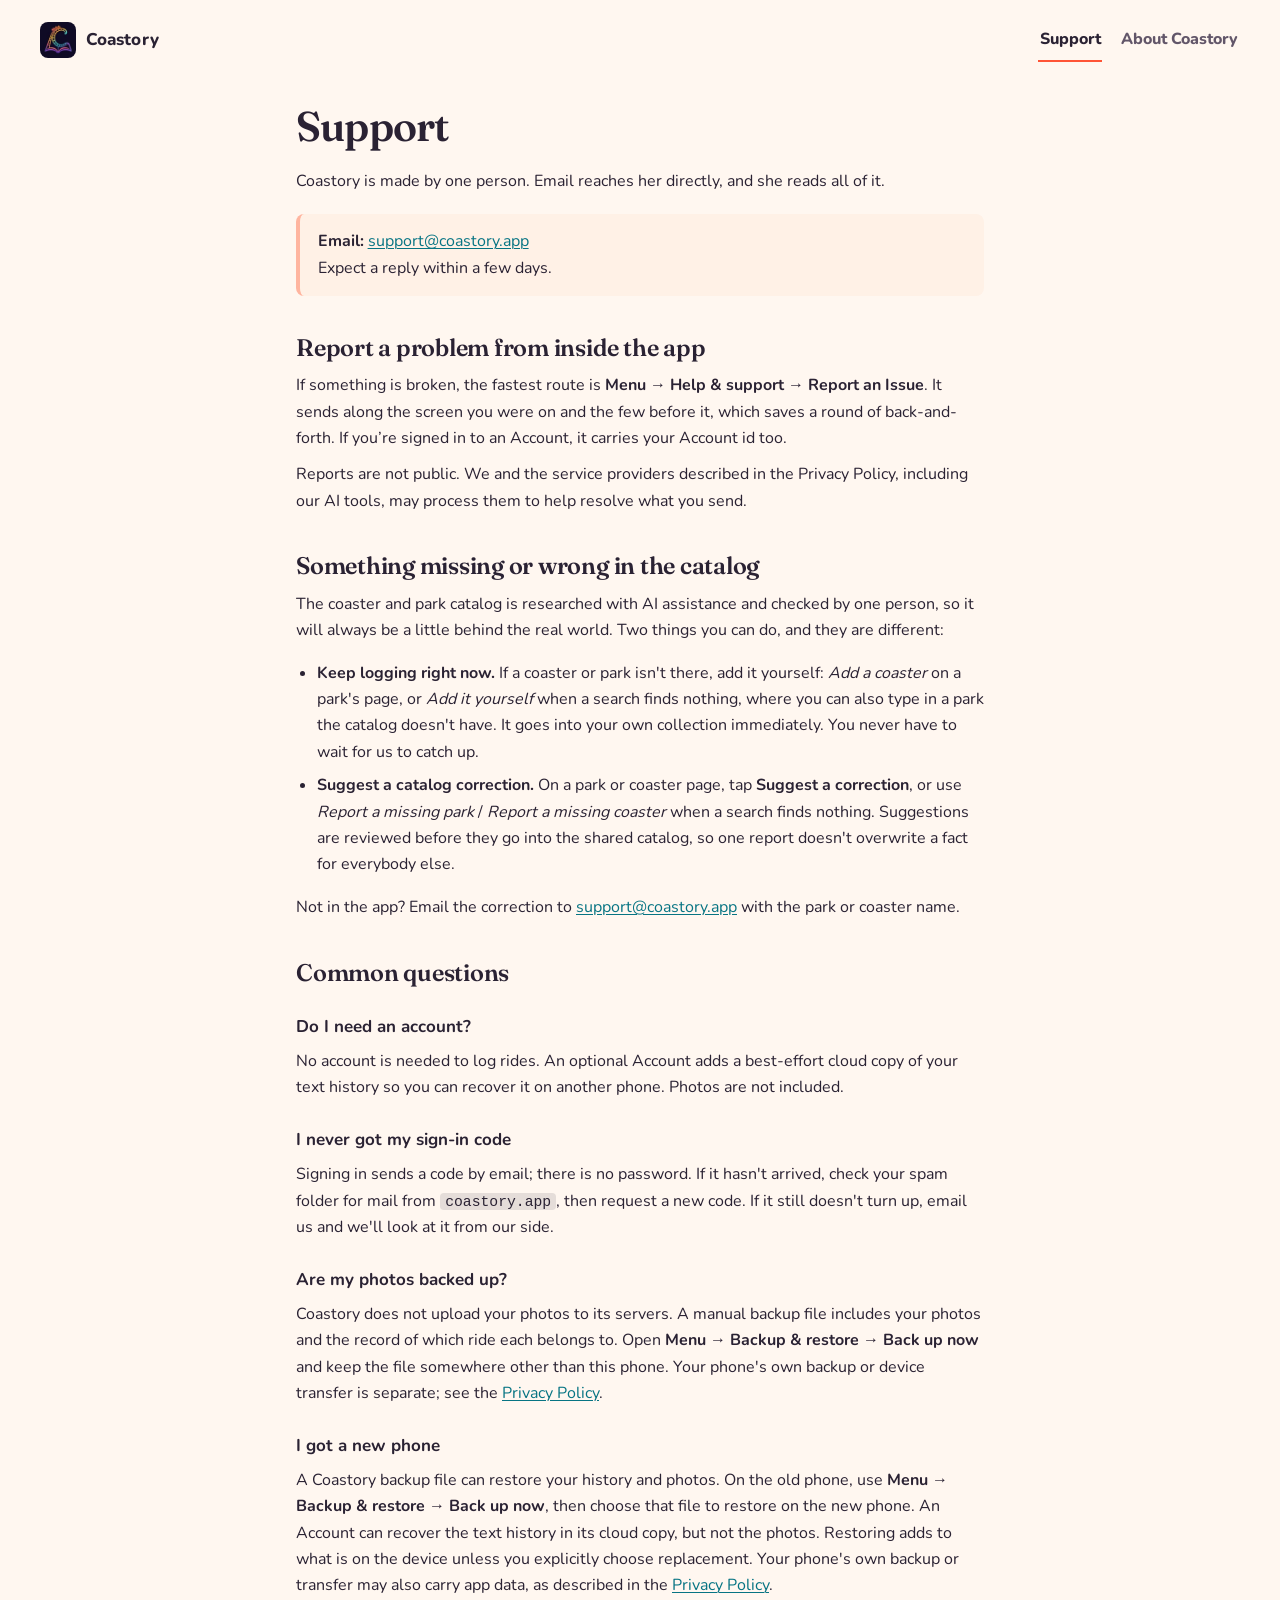
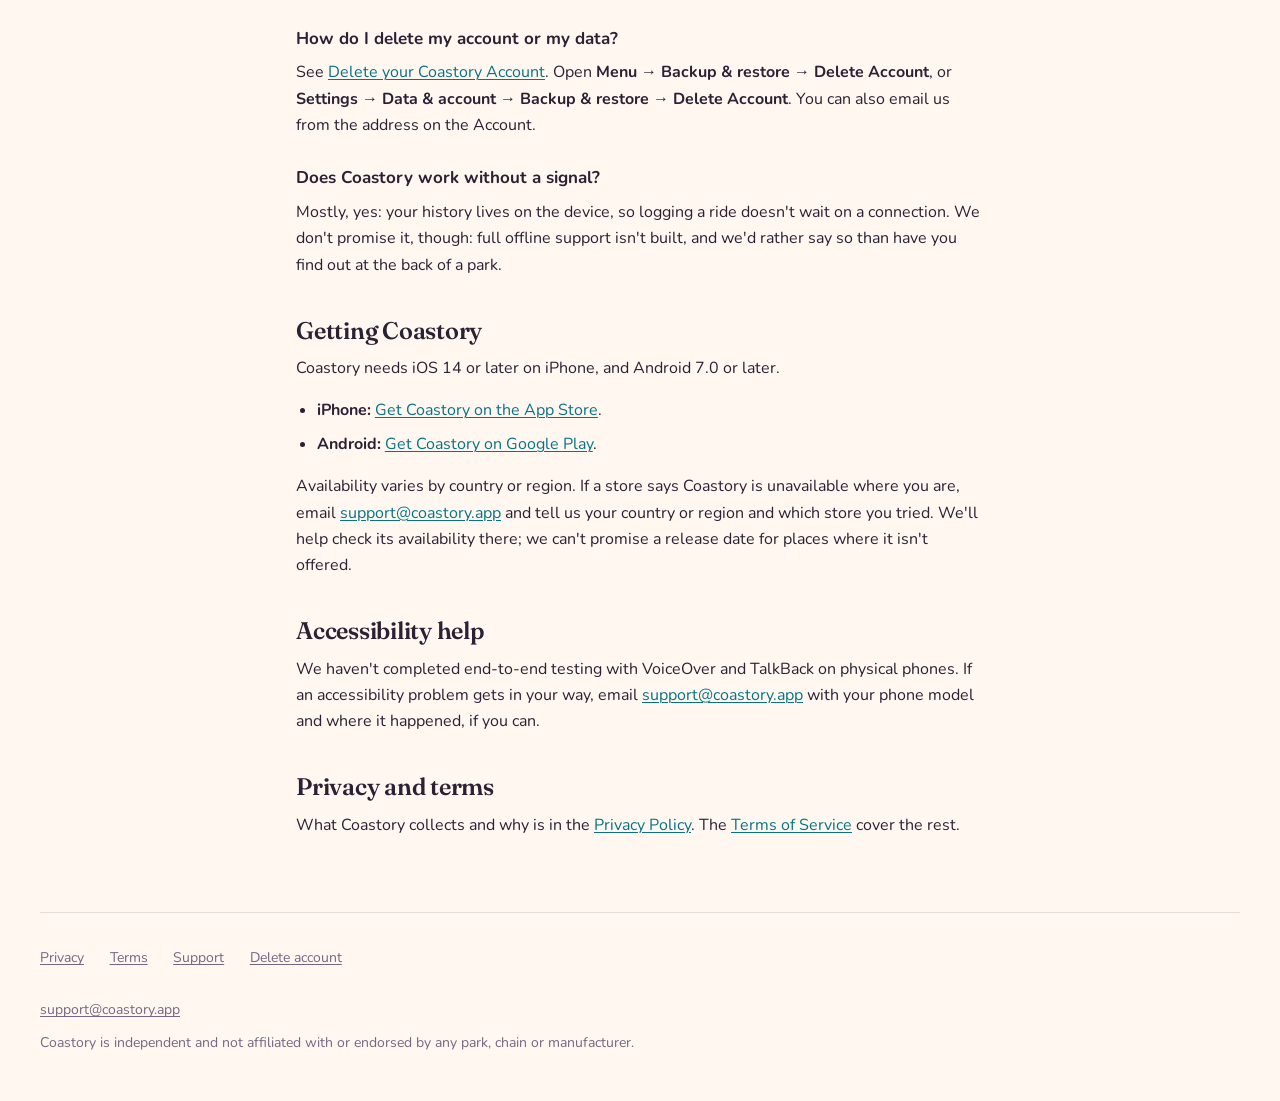
<file: support/index.html>
<!doctype html>
<html lang="en">
<head>
<meta charset="utf-8">
<meta name="viewport" content="width=device-width, initial-scale=1">
<title>Support | Coastory</title>
<meta name="description" content="Get help with Coastory: contact support, report a problem, fix something the catalog got wrong, and answers to common questions.">
<link rel="icon" href="/icon.png">
<link rel="stylesheet" href="/style.css">
</head>
<body>
<a class="skip" href="#main">Skip to content</a>
<header class="site-header">
  <a class="brand" href="/"><img src="/img/mark.webp" alt="" width="80" height="80" decoding="async"><span>Coastory</span></a>
  <nav aria-label="Primary">
    <a class="nav-link" href="/support/" aria-current="page">Support</a>
    <a class="nav-link" href="/">About Coastory</a>
  </nav>
</header>
<main id="main" class="doc">
<h1>Support</h1>
<p>Coastory is made by one person. Email reaches her directly, and she reads all of it.</p>

<blockquote>
  <p><strong>Email:</strong> <a href="mailto:support@coastory.app">support@coastory.app</a><br>
  Expect a reply within a few days.</p>
</blockquote>

<h2 id="report-a-problem">Report a problem from inside the app</h2>
<p>If something is broken, the fastest route is <strong>Menu &rarr; Help &amp; support &rarr; Report an Issue</strong>. It sends along the screen you were on and the few before it, which saves a round of back-and-forth. If you&rsquo;re signed in to an Account, it carries your Account id too.</p>
<p>Reports are not public. We and the service providers described in the Privacy Policy, including our AI tools, may process them to help resolve what you send.</p>

<h2 id="catalog">Something missing or wrong in the catalog</h2>
<p>The coaster and park catalog is researched with AI assistance and checked by one person, so it will always be a little behind the real world. Two things you can do, and they are different:</p>
<ul>
  <li><strong>Keep logging right now.</strong> If a coaster or park isn't there, add it yourself: <em>Add a coaster</em> on a park's page, or <em>Add it yourself</em> when a search finds nothing, where you can also type in a park the catalog doesn't have. It goes into your own collection immediately. You never have to wait for us to catch up.</li>
  <li><strong>Suggest a catalog correction.</strong> On a park or coaster page, tap <strong>Suggest a correction</strong>, or use <em>Report a missing park</em> / <em>Report a missing coaster</em> when a search finds nothing. Suggestions are reviewed before they go into the shared catalog, so one report doesn't overwrite a fact for everybody else.</li>
</ul>
<p>Not in the app? Email the correction to <a href="mailto:support@coastory.app">support@coastory.app</a> with the park or coaster name.</p>

<h2 id="common-questions">Common questions</h2>

<h3 id="account">Do I need an account?</h3>
<p>No account is needed to log rides. An optional Account adds a best-effort cloud copy of your text history so you can recover it on another phone. Photos are not included.</p>

<h3 id="signin">I never got my sign-in code</h3>
<p>Signing in sends a code by email; there is no password. If it hasn't arrived, check your spam folder for mail from <code>coastory.app</code>, then request a new code. If it still doesn't turn up, email us and we'll look at it from our side.</p>

<h3 id="photos">Are my photos backed up?</h3>
<p>Coastory does not upload your photos to its servers. A manual backup file includes your photos and the record of which ride each belongs to. Open <strong>Menu → Backup &amp; restore → Back up now</strong> and keep the file somewhere other than this phone. Your phone's own backup or device transfer is separate; see the <a href="/privacy/">Privacy Policy</a>.</p>

<h3 id="new-phone">I got a new phone</h3>
<p>A Coastory backup file can restore your history and photos. On the old phone, use <strong>Menu → Backup &amp; restore → Back up now</strong>, then choose that file to restore on the new phone. An Account can recover the text history in its cloud copy, but not the photos. Restoring adds to what is on the device unless you explicitly choose replacement. Your phone's own backup or transfer may also carry app data, as described in the <a href="/privacy/">Privacy Policy</a>.</p>

<h3 id="delete">How do I delete my account or my data?</h3>
<p>See <a href="/delete-account/">Delete your Coastory Account</a>. Open <strong>Menu → Backup &amp; restore → Delete Account</strong>, or <strong>Settings → Data &amp; account → Backup &amp; restore → Delete Account</strong>. You can also email us from the address on the Account.</p>

<h3 id="offline">Does Coastory work without a signal?</h3>
<p>Mostly, yes: your history lives on the device, so logging a ride doesn't wait on a connection. We don't promise it, though: full offline support isn't built, and we'd rather say so than have you find out at the back of a park.</p>

<h2 id="install">Getting Coastory</h2>
<p>Coastory needs iOS 14 or later on iPhone, and Android 7.0 or later.</p>
<ul>
  <li><strong>iPhone:</strong> <a href="https://apps.apple.com/app/id6803185657">Get Coastory on the App Store</a>.</li>
  <li><strong>Android:</strong> <a href="https://play.google.com/store/apps/details?id=com.velocicoder.coastory">Get Coastory on Google Play</a>.</li>
</ul>
<p>Availability varies by country or region. If a store says Coastory is unavailable where you are, email <a href="mailto:support@coastory.app">support@coastory.app</a> and tell us your country or region and which store you tried. We'll help check its availability there; we can't promise a release date for places where it isn't offered.</p>

<h2 id="accessibility">Accessibility help</h2>
<p>We haven't completed end-to-end testing with VoiceOver and TalkBack on physical phones. If an accessibility problem gets in your way, email <a href="mailto:support@coastory.app">support@coastory.app</a> with your phone model and where it happened, if you can.</p>

<h2 id="privacy">Privacy and terms</h2>
<p>What Coastory collects and why is in the <a href="/privacy/">Privacy Policy</a>. The <a href="/terms/">Terms of Service</a> cover the rest.</p>
</main>
<footer class="site-footer">
  <ul class="footer-links">
    <li><a href="/privacy/">Privacy</a></li>
    <li><a href="/terms/">Terms</a></li>
    <li><a href="/support/">Support</a></li>
    <li><a href="/delete-account/">Delete account</a></li>
  </ul>
  <p><a href="mailto:support@coastory.app">support@coastory.app</a></p>
  <p>Coastory is independent and not affiliated with or endorsed by any park, chain or manufacturer.</p>
</footer>
</body>
</html>
</file>
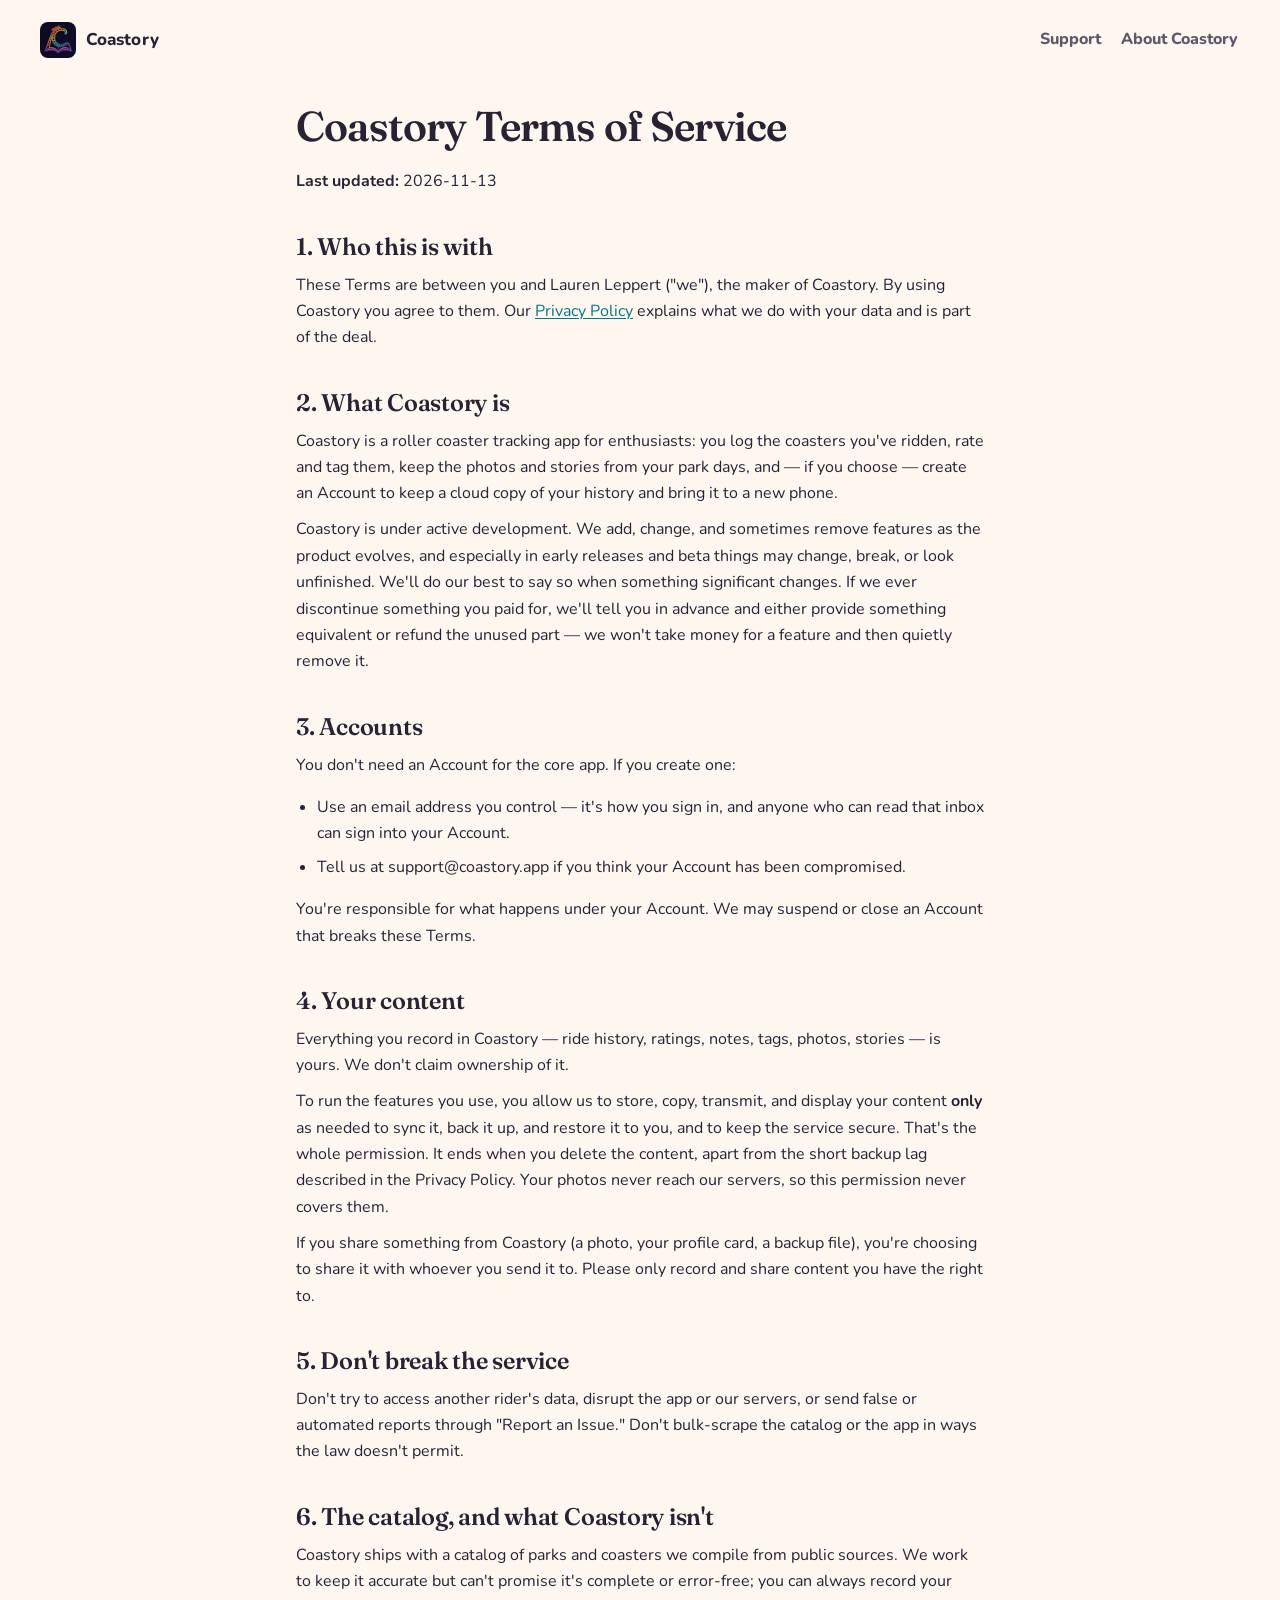
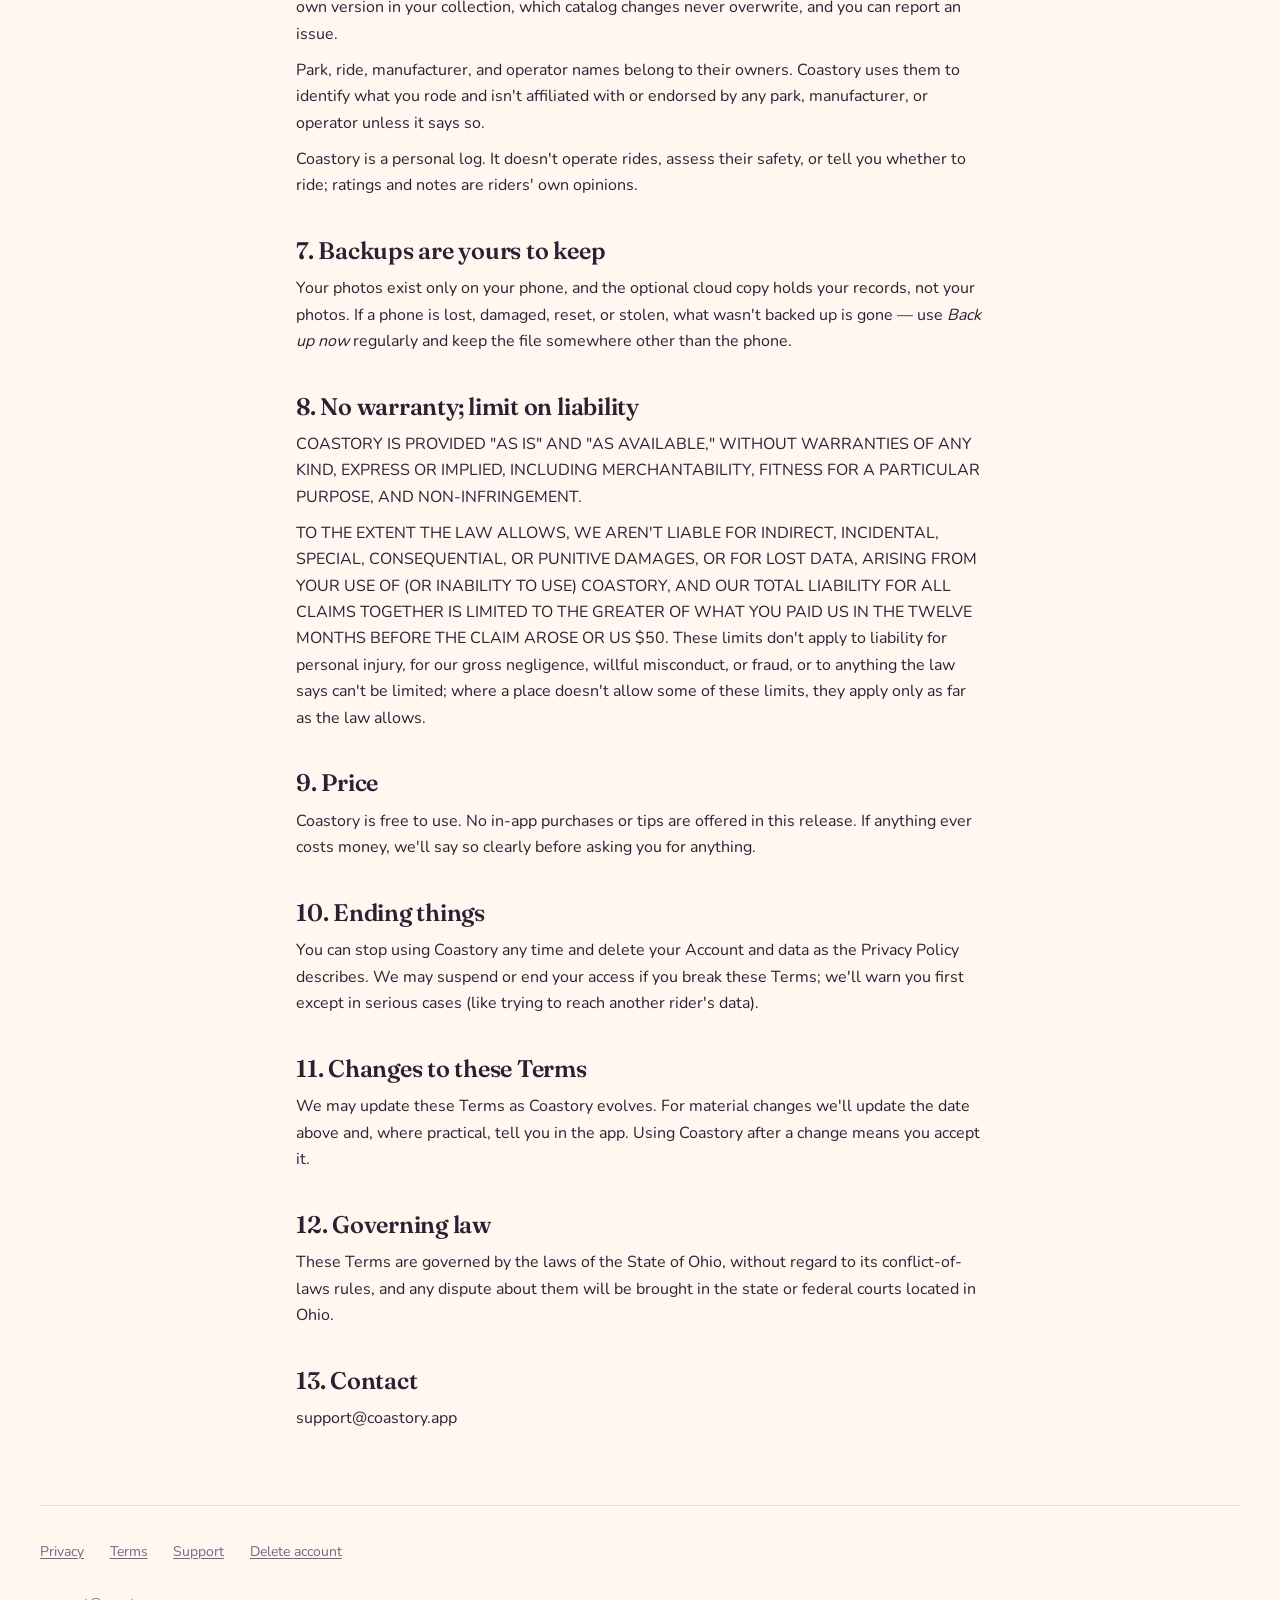
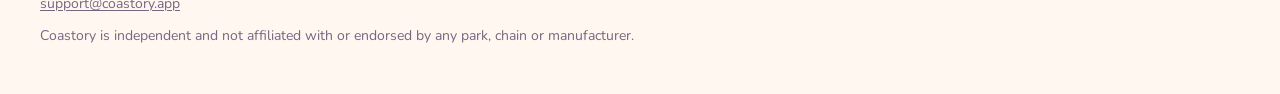
<file: terms/index.html>
<!doctype html>
<html lang="en">
<head>
<meta charset="utf-8">
<meta name="viewport" content="width=device-width, initial-scale=1">
<title>Coastory Terms of Service | Coastory</title>
<meta name="description" content="Coastory Terms of Service.">
<link rel="icon" href="/icon.png">
<link rel="stylesheet" href="/style.css">
</head>
<body>
<a class="skip" href="#main">Skip to content</a>
<header class="site-header">
  <a class="brand" href="/"><img src="/img/mark.webp" alt="" width="80" height="80" decoding="async"><span>Coastory</span></a>
  <nav aria-label="Primary">
    <a class="nav-link" href="/support/">Support</a>
    <a class="nav-link" href="/">About Coastory</a>
  </nav>
</header>
<main id="main" class="doc">
<h1>Coastory Terms of Service</h1>
<p><strong>Last updated:</strong> 2026-11-13</p>
<h2 id="1-who-this-is-with">1. Who this is with</h2>
<p>These Terms are between you and Lauren Leppert ("we"), the maker of Coastory. By using Coastory you agree to them. Our <a href="https://coastory.app/privacy/">Privacy Policy</a> explains what we do with your data and is part of the deal.</p>
<h2 id="2-what-coastory-is">2. What Coastory is</h2>
<p>Coastory is a roller coaster tracking app for enthusiasts: you log the coasters you've ridden, rate and tag them, keep the photos and stories from your park days, and — if you choose — create an Account to keep a cloud copy of your history and bring it to a new phone.</p>
<p>Coastory is under active development. We add, change, and sometimes remove features as the product evolves, and especially in early releases and beta things may change, break, or look unfinished. We'll do our best to say so when something significant changes. If we ever discontinue something you paid for, we'll tell you in advance and either provide something equivalent or refund the unused part — we won't take money for a feature and then quietly remove it.</p>
<h2 id="3-accounts">3. Accounts</h2>
<p>You don't need an Account for the core app. If you create one:</p>
<ul>
<li>Use an email address you control — it's how you sign in, and anyone who can read that inbox can sign into your Account.</li>
<li>Tell us at support@coastory.app if you think your Account has been compromised.</li>
</ul>
<p>You're responsible for what happens under your Account. We may suspend or close an Account that breaks these Terms.</p>
<h2 id="4-your-content">4. Your content</h2>
<p>Everything you record in Coastory — ride history, ratings, notes, tags, photos, stories — is yours. We don't claim ownership of it.</p>
<p>To run the features you use, you allow us to store, copy, transmit, and display your content <strong>only</strong> as needed to sync it, back it up, and restore it to you, and to keep the service secure. That's the whole permission. It ends when you delete the content, apart from the short backup lag described in the Privacy Policy. Your photos never reach our servers, so this permission never covers them.</p>
<p>If you share something from Coastory (a photo, your profile card, a backup file), you're choosing to share it with whoever you send it to. Please only record and share content you have the right to.</p>
<h2 id="5-dont-break-the-service">5. Don't break the service</h2>
<p>Don't try to access another rider's data, disrupt the app or our servers, or send false or automated reports through "Report an Issue." Don't bulk-scrape the catalog or the app in ways the law doesn't permit.</p>
<h2 id="6-the-catalog-and-what-coastory-isnt">6. The catalog, and what Coastory isn't</h2>
<p>Coastory ships with a catalog of parks and coasters we compile from public sources. We work to keep it accurate but can't promise it's complete or error-free; you can always record your own version in your collection, which catalog changes never overwrite, and you can report an issue.</p>
<p>Park, ride, manufacturer, and operator names belong to their owners. Coastory uses them to identify what you rode and isn't affiliated with or endorsed by any park, manufacturer, or operator unless it says so.</p>
<p>Coastory is a personal log. It doesn't operate rides, assess their safety, or tell you whether to ride; ratings and notes are riders' own opinions.</p>
<h2 id="7-backups-are-yours-to-keep">7. Backups are yours to keep</h2>
<p>Your photos exist only on your phone, and the optional cloud copy holds your records, not your photos. If a phone is lost, damaged, reset, or stolen, what wasn't backed up is gone — use <em>Back up now</em> regularly and keep the file somewhere other than the phone.</p>
<h2 id="8-no-warranty-limit-on-liability">8. No warranty; limit on liability</h2>
<p>COASTORY IS PROVIDED "AS IS" AND "AS AVAILABLE," WITHOUT WARRANTIES OF ANY KIND, EXPRESS OR IMPLIED, INCLUDING MERCHANTABILITY, FITNESS FOR A PARTICULAR PURPOSE, AND NON-INFRINGEMENT.</p>
<p>TO THE EXTENT THE LAW ALLOWS, WE AREN'T LIABLE FOR INDIRECT, INCIDENTAL, SPECIAL, CONSEQUENTIAL, OR PUNITIVE DAMAGES, OR FOR LOST DATA, ARISING FROM YOUR USE OF (OR INABILITY TO USE) COASTORY, AND OUR TOTAL LIABILITY FOR ALL CLAIMS TOGETHER IS LIMITED TO THE GREATER OF WHAT YOU PAID US IN THE TWELVE MONTHS BEFORE THE CLAIM AROSE OR US $50. These limits don't apply to liability for personal injury, for our gross negligence, willful misconduct, or fraud, or to anything the law says can't be limited; where a place doesn't allow some of these limits, they apply only as far as the law allows.</p>
<h2 id="9-price">9. Price</h2>
<p>Coastory is free to use. No in-app purchases or tips are offered in this release. If anything ever costs money, we'll say so clearly before asking you for anything.</p>
<h2 id="10-ending-things">10. Ending things</h2>
<p>You can stop using Coastory any time and delete your Account and data as the Privacy Policy describes. We may suspend or end your access if you break these Terms; we'll warn you first except in serious cases (like trying to reach another rider's data).</p>
<h2 id="11-changes-to-these-terms">11. Changes to these Terms</h2>
<p>We may update these Terms as Coastory evolves. For material changes we'll update the date above and, where practical, tell you in the app. Using Coastory after a change means you accept it.</p>
<h2 id="12-governing-law">12. Governing law</h2>
<p>These Terms are governed by the laws of the State of Ohio, without regard to its conflict-of-laws rules, and any dispute about them will be brought in the state or federal courts located in Ohio.</p>
<h2 id="13-contact">13. Contact</h2>
<p>support@coastory.app</p>
</main>
<footer class="site-footer">
  <ul class="footer-links">
    <li><a href="/privacy/">Privacy</a></li>
    <li><a href="/terms/">Terms</a></li>
    <li><a href="/support/">Support</a></li>
    <li><a href="/delete-account/">Delete account</a></li>
  </ul>
  <p><a href="mailto:support@coastory.app">support@coastory.app</a></p>
  <p>Coastory is independent and not affiliated with or endorsed by any park, chain or manufacturer.</p>
</footer>
</body>
</html>
</file>
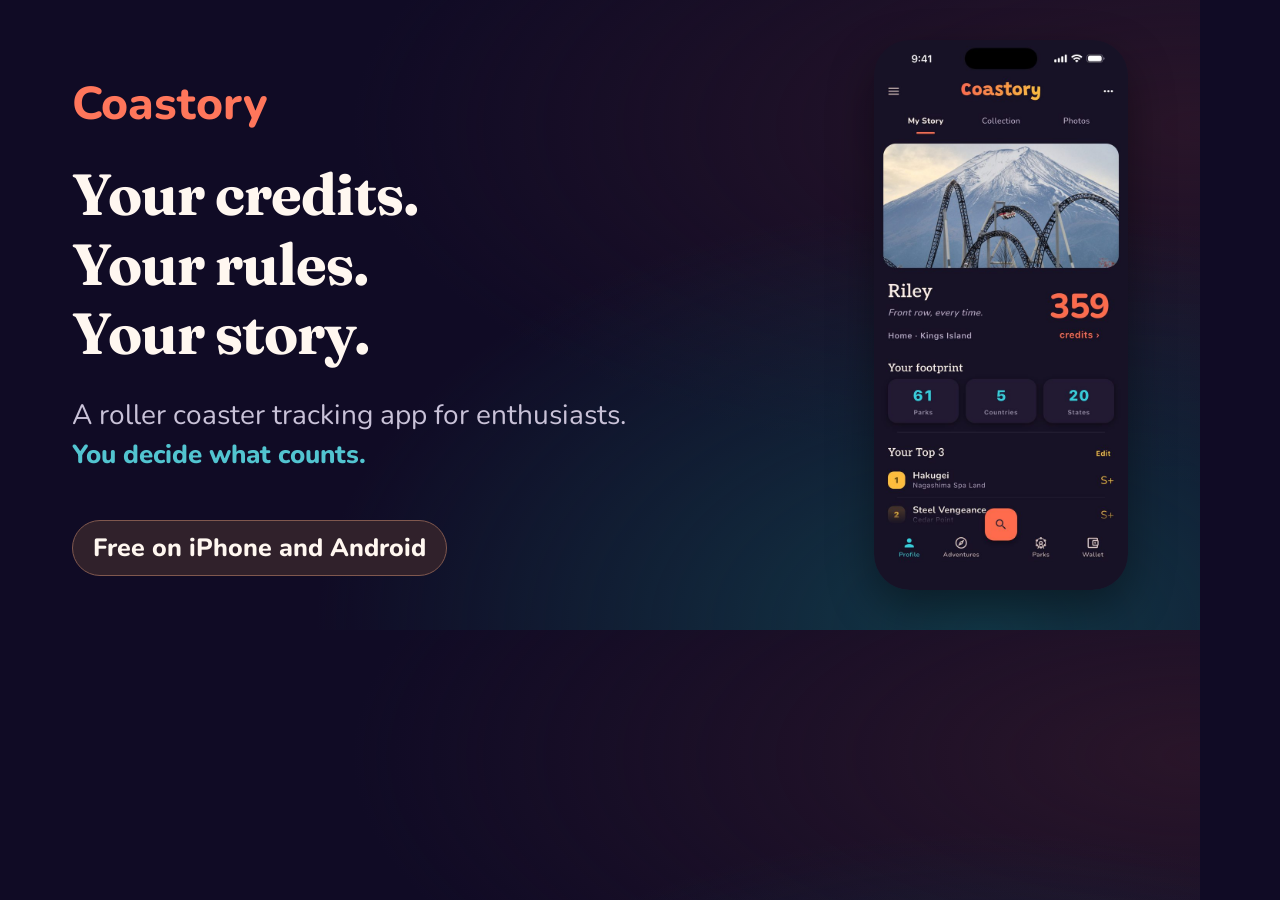
<file: img/og.html>
<!doctype html>
<html lang="en">
<head>
<meta charset="utf-8">
<meta name="viewport" content="width=1200">
<title>Coastory social preview</title>
<style>
@font-face { font-family: Nunito; src: url('/fonts/nunito.woff2'); font-weight: 200 900; }
@font-face { font-family: Fraunces; src: url('/fonts/fraunces.woff2'); font-weight: 100 900; }
* { box-sizing: border-box; }
html, body { margin: 0; width: 1200px; height: 630px; overflow: hidden; }
body { position: relative; background: radial-gradient(ellipse at 82% 100%, #123747, transparent 48%), radial-gradient(ellipse at 100% 20%, #291529, transparent 50%), #100b25; color: #fff7f0; font-family: Nunito, sans-serif; }
main { padding: 72px; }
.brand { margin: 0 0 25px; color: #ff765b; font-size: 46px; font-weight: 800; }
h1 { margin: 0; font-family: Fraunces, serif; font-size: 58px; line-height: 1.2; font-weight: 700; letter-spacing: -1px; }
.description { margin: 27px 0 0; font-size: 28px; color: #c9c2d8; }
.rules { margin: 3px 0 0; font-size: 26px; color: #52c4d0; font-weight: 800; }
.availability { position: absolute; left: 72px; bottom: 54px; margin: 0; padding: 10px 20px; border: 1px solid #80584e; border-radius: 30px; background: #30212b; font-size: 25px; font-weight: 800; }
.phone { position: absolute; top: 40px; right: 72px; width: 254px; height: 550px; object-fit: contain; border-radius: 36px; box-shadow: 0 18px 45px #0006; }
</style>
</head>
<body>
<main>
  <p class="brand">Coastory</p>
  <h1>Your credits.<br>Your rules.<br>Your story.</h1>
  <p class="description">A roller coaster tracking app for enthusiasts.</p>
  <p class="rules">You decide what counts.</p>
  <p class="availability">Free on iPhone and Android</p>
  <img class="phone" src="/img/profile-2026-10-29.jpg" alt="A rider's Coastory profile: a coaster against Mount Fuji, 359 credits, and a Top 3 of Hakugei, Steel Vengeance and The Beast.">
</main>
</body>
</html>
</file>
<file: style.css>
/* coastory.app. The palette is the app's own (lib/core/theme/coastory_colors.dart).
   This file owns the tokens, the type scale, the shared header and footer, the
   closing invitation, the landing page and the doc pages. catalog.css layers
   the Coaster Catalog over it. */

/* The app's own faces, subset to Latin + the punctuation this site uses.
   Nunito is the app's UI family, Fraunces its display/"almanac head" serif
   (lib/core/theme/coastory_typography.dart). Both SIL OFL 1.1. Serving them
   here is what makes the site read as the same product as the app.
   License text and copyright lines: fonts/OFL.txt. */
@font-face {
  font-family: 'Nunito';
  src: url('/fonts/nunito.woff2') format('woff2-variations');
  font-weight: 200 1000;
  font-style: normal;
  font-display: swap;
}
@font-face {
  font-family: 'Fraunces';
  src: url('/fonts/fraunces.woff2') format('woff2-variations');
  font-weight: 100 900;
  font-style: normal;
  font-display: swap;
}

/* ---------------------------------------------------------------- tokens */

:root {
  --brand: #ff5436;
  /* Coral as text (hover and current state): the fill stays --brand. */
  --brand-ink: #c0351c;
  /* Dark ink on a coral fill: the app's own button treatment. White on coral
     is only 3.2:1. */
  --on-brand: #241c16;
  --brand-hover: #ff6d53;
  --fact: #0c9fb0;
  /* --fact is the app's teal and stays the accent; as *text* on the cream
     ground it only reaches 3.0:1, so links get a darkened cut. */
  --link: #077483;
  --ground: #fff7f0;
  --surface: #ffffff;
  --ink: #2a2233;
  /* Both muted levels clear 4.5:1 on the tinted band (#fff1e6), which is
     darker than the page ground and was where the old values fell short. */
  --ink-soft: #625669;
  --ink-faint: #756781;
  --line: rgba(42, 34, 51, 0.12);
  --note-bg: #fff1e6;
  --note-edge: #ffb59f;
  --shot-frame: rgba(42, 34, 51, 0.16);
  --band: #fff1e6;
  /* One raised step for reference panels (facts, a feature, an invitation)
     and one stronger rule for where a section starts. Shared with the
     catalog. */
  --surface-raised: #ffffff;
  --line-strong: rgba(42, 34, 51, 0.24);

  --ui: 'Nunito', -apple-system, BlinkMacSystemFont, "Segoe UI", Roboto, Helvetica, Arial, sans-serif;
  --display: 'Fraunces', Iowan Old Style, Georgia, 'Times New Roman', serif;

  /* Type roles, one scale for the whole site (shared with catalog.css).
     Fraunces carries titles, section starts, feature headlines and big
     figures; Nunito carries everything a visitor scans or reads, including
     the name of a park or ride in any list (the app's own rule). */
  --type-title: 600 clamp(2.5rem, 5.2vw, 3.75rem)/1.04 var(--display);
  --type-title-small: 600 clamp(2rem, 3.6vw, 2.6rem)/1.08 var(--display);
  --type-section: 600 1.5rem/1.2 var(--display);
  --type-feature: 600 clamp(1.6rem, 2.4vw, 1.95rem)/1.15 var(--display);
  --type-figure: 500 1.7rem/1.1 var(--display);
  --type-item: 700 1.0625rem/1.3 var(--ui);
  --type-body: 400 1rem/1.65 var(--ui);
  --type-prose: 400 1.0625rem/1.7 var(--ui);
  --type-meta: 400 0.875rem/1.45 var(--ui);
  --type-small: 400 0.8125rem/1.45 var(--ui);
  --type-label: 700 0.82rem/1.3 var(--ui);
  /* A figure inside a row (a count beside a list name), in the display face. */
  --type-count: 500 1rem/1 var(--display);
  /* Shape. One panel radius, one control radius, one thumbnail radius,
     pills for actions, and a device corner for phone captures (a device,
     not a panel). */
  --radius-panel: 12px;
  --radius-control: 8px;
  --radius-thumb: 6px;
  --radius-device: 22px;
  --measure: 43rem;
  /* The shared frame: the header and the footer are one width on every page
     (the catalog's), with one side gutter. The catalog's shells fill the
     frame. The landing's content column (--column) and the doc pages'
     measure are narrower and centered inside it, so on a wide screen their
     edges sit inside the header's, not on them. */
  --frame-max: 1248px;
  --column: 62rem;
  --gutter: 1.25rem;
}
@media (min-width: 41rem) {
  :root { --gutter: 1.5rem; }
}
@media (prefers-color-scheme: dark) {
  :root {
    --link: #34cfdc;
    --ground: #100b25;
    --surface: #1a1433;
    --ink: #fff7f0;
    --ink-soft: #cbbfd6;
    --ink-faint: #9a8da7;
    --brand-ink: #ff5436;
    --line: rgba(255, 247, 240, 0.14);
    --note-bg: #2a1a26;
    --note-edge: #6b3a2f;
    --shot-frame: rgba(255, 247, 240, 0.18);
    --band: #1a1433;
    --surface-raised: #241c3f;
    --line-strong: rgba(255, 247, 240, 0.26);
  }
}

/* ---------------------------------------------------------------- base */

* { box-sizing: border-box; }
html { -webkit-text-size-adjust: 100%; }
body {
  margin: 0;
  background: var(--ground);
  color: var(--ink);
  font: var(--type-body);
  overflow-x: hidden;
}
a { color: var(--link); text-decoration-thickness: 1px; text-underline-offset: 2px; }
a:hover { color: var(--brand-ink); }
img { max-width: 100%; }
picture { display: block; }
code { font: 0.92em ui-monospace, SFMono-Regular, Menlo, Consolas, monospace; background: var(--line); padding: 0.05em 0.35em; border-radius: 4px; }
h1, h2, h3 { font-family: var(--display); }

/* The ring is coral as text (--brand-ink): plain coral is about 3:1 on the
   cream ground. In dark mode --brand-ink is the coral itself. */
:focus-visible {
  outline: 3px solid var(--brand-ink);
  outline-offset: 3px;
  border-radius: 4px;
}

/* Skip link: the header leads with navigation, so keyboard users get a way
   past it straight to the content. */
.skip {
  position: absolute; left: -9999px; top: 0;
  background: var(--surface); color: var(--ink);
  padding: 0.6rem 1rem; border-radius: 0 0 var(--radius-control) 0; z-index: 10;
}
.skip:focus { left: 0; }

/* ---------------------------------------------------------------- header */

/* One header on every page: the mark, the nav with the current item marked,
   and either the beta pill (landing) or "The app" (elsewhere). One width and
   one gutter everywhere, so the mark never moves between pages. */
.site-header {
  display: flex; align-items: center; justify-content: space-between; gap: 0.5rem 1rem;
  max-width: var(--frame-max); margin: 0 auto; padding: 1.1rem var(--gutter);
}
.brand {
  display: inline-flex; align-items: center; gap: 0.6rem; min-height: 44px;
  color: var(--ink); text-decoration: none;
  font: var(--type-item); font-weight: 800; letter-spacing: 0.01em;
}
.brand img { width: 36px; height: 36px; border-radius: var(--radius-control); flex: none; }
.site-header nav { display: flex; flex-wrap: wrap; align-items: center; justify-content: flex-end; gap: 0.15rem 1.1rem; }
.site-header nav a { color: var(--ink-soft); text-decoration: none; }
.site-header nav a.nav-link {
  display: inline-flex; align-items: center; min-height: 44px;
  padding: 0.5rem 0.1rem;
  border-bottom: 2px solid transparent;
  font-weight: 800; white-space: nowrap;
}
.site-header nav a.nav-link:hover { color: var(--brand-ink); }
.site-header nav a.nav-link[aria-current] { color: var(--ink); border-bottom-color: var(--brand); }
/* Specific enough to beat `.site-header nav a`: the CTA keeps dark ink on its
   coral fill. */
.site-header nav a.nav-btn,
.site-header nav a.nav-btn:hover { color: var(--on-brand); }
.nav-btn {
  display: inline-flex; align-items: center; min-height: 44px;
  padding: 0.55rem 1.1rem; border-radius: 999px;
  background: var(--brand); color: var(--on-brand);
  font: var(--type-body); font-weight: 800; text-decoration: none; white-space: nowrap;
}
.nav-btn:hover { background: var(--brand-hover); }

/* ---------------------------------------------------------------- footer */

/* The footer box is the frame's content column, so its rule and its text
   share the header's edges; the links' tap padding hangs outside that edge. */
.site-footer {
  width: calc(100% - 2 * var(--gutter)); max-width: calc(var(--frame-max) - 2 * var(--gutter));
  margin: 0 auto; padding: 1.5rem 0 3rem;
  color: var(--ink-faint); font: var(--type-meta); border-top: 1px solid var(--line);
}
.site-footer a { color: var(--ink-faint); }
.site-footer a:hover { color: var(--brand-ink); }
.footer-links { display: flex; flex-wrap: wrap; gap: 0.1rem 0.6rem; margin: 0 0 0.5rem -0.5rem; padding: 0; list-style: none; }
.footer-links a { display: inline-flex; align-items: center; min-height: 44px; padding: 0 0.5rem; }
.site-footer p { margin: 0; }
.site-footer p a { display: inline-flex; align-items: center; min-height: 44px; }

/* ---------------------------------------------------------------- actions */

/* Pills. One size for every action pill on the landing (the header's beta
   pill stays at 44px): the primary is coral with dark ink (the app's own
   button), the secondary and the app actions are outlined. The catalog sets
   its own invitation pills at its chip size. */
.cta-row { display: flex; flex-wrap: wrap; gap: 0.7rem; }
.btn,
.app-actions a {
  display: inline-flex; align-items: center; justify-content: center; gap: 0.5rem;
  min-height: 48px; padding: 0.6rem 1.35rem;
  border-radius: 999px; border: 1.5px solid transparent;
  font: 700 1rem/1.2 var(--ui); text-decoration: none; white-space: nowrap;
  transition: background-color 0.15s ease, border-color 0.15s ease;
}
.btn-primary { background: var(--brand); color: var(--on-brand); }
.btn-primary:hover { background: var(--brand-hover); color: var(--on-brand); }
.btn-secondary { background: transparent; color: var(--ink); border-color: var(--line-strong); }
.btn-secondary:hover { border-color: var(--brand); color: var(--ink); }

.app-actions { display: flex; flex-wrap: wrap; gap: 0.6rem; margin: 0.9rem 0 0; }
.app-actions a { border-color: var(--line-strong); background: transparent; color: var(--ink); }
.app-actions a:hover { border-color: var(--brand); color: var(--ink); }

/* ---------------------------------------------------------------- invitation */

/* The one closing invitation, shared with the catalog: one raised step, one
   border, one panel radius, no shadow. */
.app-invitation {
  padding: 1.3rem 1.5rem 1.4rem;
  border: 1px solid var(--line);
  border-radius: var(--radius-panel);
  background: var(--surface-raised);
}
.app-invitation h2 { margin: 0 0 0.5rem; font: var(--type-section); letter-spacing: -0.01em; color: var(--ink); }
.app-invitation p { max-width: 40rem; margin: 0; color: var(--ink-soft); font: var(--type-body); }
.app-invitation .app-actions { max-width: none; margin-top: 1.1rem; }

/* ---------------------------------------------------------------- doc pages */

.doc { max-width: var(--measure); margin: 0 auto; padding: 0.5rem var(--gutter) 4rem; box-sizing: content-box; }
.doc h1 { font: var(--type-title-small); letter-spacing: -0.02em; margin: 1rem 0 1.25rem; text-wrap: balance; }
.doc h2 { font: var(--type-section); letter-spacing: -0.01em; margin: 2.4rem 0 0.6rem; }
.doc h3 { font: var(--type-item); margin: 1.8rem 0 0.35rem; color: var(--ink); }
.doc p, .doc li { margin: 0.6rem 0; }
.doc ul { padding-left: 1.3rem; }
.doc li { margin: 0.45rem 0; }
.doc blockquote {
  margin: 1.2rem 0; padding: 0.9rem 1.1rem;
  background: var(--note-bg); border-left: 4px solid var(--note-edge); border-radius: var(--radius-control);
  color: var(--ink);
}
.doc blockquote p { margin: 0; }
.doc hr { border: 0; border-top: 1px solid var(--line); margin: 2rem 0; }
.table-wrap { overflow-x: auto; margin: 1rem 0; }
table { border-collapse: collapse; width: 100%; font: var(--type-meta); }
th, td { text-align: left; vertical-align: top; padding: 0.5rem 0.6rem; border-bottom: 1px solid var(--line); }
th { color: var(--ink-soft); font-weight: 700; }

/* A short ruled list of links (the 404 page). */
.doc .link-list { margin: 1.5rem 0 0; padding: 0; list-style: none; border-top: 1px solid var(--line-strong); }
.doc .link-list li { margin: 0; border-bottom: 1px solid var(--line); }
.link-list a {
  display: flex; flex-direction: column; justify-content: center; min-height: 56px; padding: 0.6rem 0;
  color: var(--ink); font: var(--type-item); text-decoration: none;
}
.link-list a span { color: var(--ink-soft); font: var(--type-meta); }
.link-list a:hover { color: var(--brand-ink); }

/* ---------------------------------------------------------------- landing */

.wrap { max-width: var(--column); margin: 0 auto; padding: 0 var(--gutter); }
.section { padding-block: 3.5rem; }
/* A section starts with a rule, as in the catalog. The rule runs on the
   content column, the text's own edges, never edge to edge; the header and
   footer keep the wider frame. Bands carry their own edge instead. */
.ruled { position: relative; }
.ruled::before {
  content: ''; position: absolute; top: 0; left: 50%; transform: translateX(-50%);
  width: calc(min(100%, var(--column)) - 2 * var(--gutter));
  border-top: 1px solid var(--line-strong);
}
.section-heading { margin: 0 0 0.5rem; font: var(--type-section); letter-spacing: -0.01em; }

/* The eyebrow is a tinted label, not a control: no border, so it does not
   read as a third pill beside the two below it. */
.eyebrow {
  display: inline-flex; align-items: center; gap: 0.5rem;
  margin: 0;
  padding: 0.35rem 0.85rem; border-radius: 999px;
  background: var(--note-bg);
  font: var(--type-label); color: var(--ink);
}

/* A screen capture, shown whole, with a device corner and a hairline edge so
   a dark screen has an edge on a dark page. No shadow. */
.phone {
  display: block; width: 100%; height: auto;
  aspect-ratio: 660 / 1434;
  border-radius: var(--radius-device);
  border: 1px solid var(--shot-frame);
  background: var(--surface-raised);
}

/* Hero */
.hero { padding-block: 1rem 3rem; }
.hero-grid { display: grid; gap: 2.5rem; align-items: center; }
.hero h1 {
  font: var(--type-title);
  letter-spacing: -0.025em;
  margin: 1.1rem 0 1rem; text-wrap: balance;
}
/* The headline breaks between its three sentences, never inside one. */
.hero h1 span { white-space: nowrap; }
.hero .lede { font: var(--type-prose); color: var(--ink-soft); margin: 0 0 1.6rem; max-width: 34rem; }
.hero .fineprint { color: var(--ink-faint); font: var(--type-meta); margin: 1rem 0 0; }
.hero-phone { max-width: 270px; margin: 0 auto; }

/* The two statement sections: a phone beside a heading, copy and a pull
   quote. The first is the page's one bold band. */
.statement-grid { display: grid; gap: 2.25rem; align-items: center; }
.statement h2 { font: var(--type-title-small); letter-spacing: -0.02em; margin: 0 0 1rem; text-wrap: balance; }
.statement p { color: var(--ink-soft); font: var(--type-prose); margin: 0 0 1rem; max-width: 34rem; }
.statement-phone { max-width: 280px; margin: 0 auto; width: 100%; }
.band { background: var(--band); border-block: 1px solid var(--line); }
.bold .statement-phone { max-width: 340px; }
.pull {
  margin: 1.5rem 0 0; padding: 0.2rem 0 0.2rem 1.15rem;
  border-left: 3px solid var(--line-strong);
  font: var(--type-section); color: var(--ink);
  max-width: 34rem;
}
.pull cite { display: block; margin-top: 0.5rem; font: var(--type-meta); color: var(--ink-soft); font-style: normal; }

/* What builds up over time: six tiles in a ruled grid. On phones each tile
   is a row, a small phone beside its name and line. */
.tiles { display: grid; margin: 1.5rem 0 0; }
.tile {
  display: grid; grid-template-columns: 7rem minmax(0, 1fr); gap: 0 1.1rem; align-items: center;
  margin: 0; padding: 1.25rem 0;
  border-bottom: 1px solid var(--line);
}
.tile:last-child { border-bottom: 0; padding-bottom: 0; }
.tile:first-child { padding-top: 0; }
.tile figcaption h3 { margin: 0 0 0.25rem; font: var(--type-item); color: var(--ink); }
.tile figcaption p { margin: 0; color: var(--ink-soft); font: var(--type-body); }

/* Take it with you: real exported images, not phone screens, so no phone
   frame. The tier board stops above its B band (founder, 2026-10-20) and
   fades out rather than ending on a hard edge. */
.share h2 { font: var(--type-section); letter-spacing: -0.01em; margin: 0 0 0.5rem; }
.share .intro { color: var(--ink-soft); font: var(--type-prose); margin: 0 0 2rem; max-width: 34rem; }
.share-grid { display: grid; gap: 2.25rem; }
/* On phones every figure starts at the column's left edge, so the three
   captions share one edge; from 46rem the grid centers them. The tier board
   takes its full track (capped at 46rem), so it holds its size before its
   image loads. */
.share-item { margin: 0; max-width: 300px; justify-self: start; }
.share-item.share-wide { width: 100%; max-width: 46rem; }
.share-item img {
  display: block; width: 100%; height: auto;
  border-radius: var(--radius-panel);
  border: 1px solid var(--shot-frame);
}
.share-wide img {
  -webkit-mask-image: linear-gradient(to bottom, #000 78%, transparent);
  mask-image: linear-gradient(to bottom, #000 78%, transparent);
}
.share-item figcaption { margin-top: 0.9rem; color: var(--ink-soft); font: var(--type-body); }
.share-item figcaption strong { color: var(--ink); font: var(--type-item); }

/* The Coaster Catalog */
.catalog-intro { display: grid; gap: 1.5rem 3rem; }
.catalog-intro p { margin: 0; }
.catalog-line { color: var(--ink-soft); font: var(--type-prose); max-width: 34rem; }
.catalog-intro .catalog-counts { margin-top: 1rem; color: var(--ink-soft); font: var(--type-prose); }
.catalog-counts strong { color: var(--ink); font: var(--type-figure); letter-spacing: -0.01em; }
.example-links { margin: 0; padding: 0; list-style: none; border-top: 1px solid var(--line); }
.example-links li { border-bottom: 1px solid var(--line); }
.example-links a {
  display: flex; flex-direction: column; justify-content: center; min-height: 64px; padding: 0.65rem 0;
  color: var(--ink); text-decoration: none;
}
.example-links strong { font: var(--type-item); }
.example-links span { color: var(--ink-soft); font: var(--type-meta); }
.example-links a:hover strong { color: var(--brand-ink); text-decoration: underline; text-decoration-thickness: 1.5px; text-underline-offset: 0.18em; }
.catalog-intro .btn { justify-self: start; margin-top: 0.5rem; }

/* Why Coastory: four points as a ruled list, no cards. */
.why-list { display: grid; margin: 1.5rem 0 0; }
.why-list > div { padding: 1.1rem 0; border-top: 1px solid var(--line); }
.why-list dt { margin: 0 0 0.3rem; font: var(--type-item); color: var(--ink); }
.why-list dd { margin: 0; color: var(--ink-soft); font: var(--type-body); max-width: 34rem; }

/* Closing: the shared invitation, with the TestFlight steps as small print
   and the report-an-issue line under it. */
/* It follows Why Coastory, whose own bottom padding is the gap. */
.closing { padding-block: 0.5rem 4rem; }
.closing .app-invitation { padding: 1.6rem 1.5rem 1.6rem; }
.closing .app-invitation > p { max-width: 38rem; }
.app-steps { display: grid; gap: 1rem 2.5rem; margin-top: 1.4rem; padding-top: 1.1rem; border-top: 1px solid var(--line); }
.app-steps h3 { margin: 0 0 0.2rem; font: var(--type-label); color: var(--ink); }
.app-steps p,
.app-steps ol { margin: 0; color: var(--ink-soft); font: var(--type-meta); }
.app-steps ol { padding-left: 1.15rem; }
.app-steps li + li { margin-top: 0.25rem; }
.closing .after { margin: 1.4rem 0 0; max-width: 38rem; color: var(--ink-soft); font: var(--type-meta); }

/* ---------------------------------------------------------------- wider up */

@media (min-width: 46rem) {
  .section { padding-block: 4.5rem; }
  .hero { padding-block: 2rem 4rem; }
  .hero-grid { grid-template-columns: 1.15fr 0.85fr; gap: 3rem; }
  .hero-phone { max-width: 300px; }
  .statement-grid { grid-template-columns: 0.9fr 1.1fr; gap: 3.5rem; }
  .bold .statement-phone { order: -1; }
  .plain .statement-grid { grid-template-columns: 1.1fr 0.9fr; }

  /* Three columns, two rows, a rule between the rows and none around them.
     Each tile's phone is capped below the hero's and the Racer's. */
  .tiles { grid-template-columns: repeat(3, minmax(0, 1fr)); column-gap: 0; }
  .tile {
    grid-template-columns: none; grid-template-rows: auto auto; align-content: start; align-items: start;
    padding: 2rem 2rem 2rem 0;
  }
  .tile:nth-child(3n) { padding-right: 0; }
  .tile:nth-child(-n+3) { padding-top: 0; }
  .tile:nth-child(n+4) { border-bottom: 0; padding-bottom: 0; }
  .tile picture { max-width: 14rem; margin: 0 0 1.1rem; }
  /* Each tile spans three rows of the grid (phone, name, line) through two
     nested subgrids, the tile's and its caption's, so the names and the lines
     each start on one line across a row even when a name wraps. */
  @supports (grid-template-rows: subgrid) {
    .tiles { grid-template-rows: repeat(6, auto); }
    .tile { grid-row: span 3; grid-template-rows: subgrid; }
    .tile figcaption { display: grid; grid-row: span 2; grid-template-rows: subgrid; }
  }

  .share h2, .share .intro { text-align: center; }
  .share .intro { margin-inline: auto; }
  .share-grid { grid-template-columns: repeat(2, minmax(0, 300px)); justify-content: center; column-gap: 3rem; }
  .share-item { justify-self: center; }
  .share-wide { grid-column: 1 / -1; }
  /* The story card and the timeline are not the same height at 300 px (587
     and 566). Each figure spans an image row and a caption row of the grid
     (subgrid), the images sit on the image row's bottom edge, so both captions
     start on one line. Row gaps become margins so the subgrid adds none. */
  @supports (grid-template-rows: subgrid) {
    .share-grid { row-gap: 0; }
    .share-wide { margin-bottom: 2.25rem; }
    .share-item:not(.share-wide) { display: grid; grid-row: span 2; grid-template-rows: subgrid; width: 100%; }
    .share-item:not(.share-wide) img { align-self: end; }
  }

  .catalog-intro { grid-template-columns: minmax(0, 1fr) minmax(0, 1fr); align-items: start; }
  .catalog-intro .btn { grid-column: 1; grid-row: 2; align-self: start; margin-top: 0; }
  .example-links { grid-column: 2; grid-row: 1 / span 2; }

  .why-list { grid-template-columns: repeat(2, minmax(0, 1fr)); column-gap: 3rem; }
  .why-list > div { padding: 1.25rem 0 1.5rem; }

  .closing .app-invitation { padding: 2rem 2.25rem; }
  .app-steps { grid-template-columns: repeat(2, minmax(0, 1fr)); }
}

/* Narrow phones: the brand takes the first line and the nav the second, so
   every link keeps a full-size tap target. One breakpoint for every header
   (catalog.css wraps its own nav at the same width): 35rem, the widest
   width at which the catalog's five links no longer fit beside the mark. */
@media (max-width: 35rem) {
  .site-header:not(.catalog-header) { flex-wrap: wrap; }
  .site-header:not(.catalog-header) nav { width: 100%; justify-content: flex-start; gap: 0 1.1rem; }
  .site-header nav a.nav-btn { margin-left: auto; }
}

@media (max-width: 30rem) {
  .cta-row .btn { width: 100%; }
  .app-actions { flex-direction: column; align-items: stretch; }
  .app-actions a { width: 100%; }
  .closing .app-invitation { padding: 1.3rem 1.15rem 1.4rem; }
}

@media (prefers-reduced-motion: reduce) {
  *, *::before, *::after {
    animation-duration: 0.01ms !important;
    animation-iteration-count: 1 !important;
    transition-duration: 0.01ms !important;
    scroll-behavior: auto !important;
  }
}
</file>
<file: homepage.css>
/* The wide tier board follows the day and profile exports on this page. */
@media (min-width: 46rem) {
  @supports (grid-template-rows: subgrid) {
    .share .share-wide { margin-top: 2.25rem; }
  }
}

/* Shorter homepage. Every rule is scoped so the saved longer preview keeps
   the layout it had before this comparison. */
.home-short .hero { padding-block: 1rem 2.75rem; }
.home-short .section { padding-block: 3rem; }
.home-short .short-row { display: grid; gap: 1.75rem; align-items: center; }
.home-short .short-row > div { min-width: 0; }
.home-short .short-row > picture,
.home-short .short-row > .short-export,
.home-short .short-row > .short-shot { width: min(100%, 18.75rem); margin-inline: auto; }
.home-short .short-row h2 {
  margin: 0 0 0.85rem; color: var(--ink);
  font: var(--type-title-small); letter-spacing: -0.02em; text-wrap: balance;
}
.home-short .short-row p {
  max-width: 35rem; margin: 0; color: var(--ink-soft); font: var(--type-prose);
}
.home-short .short-row p + p { margin-top: 0.85rem; }
.home-short .short-row .short-example { color: var(--ink); font-weight: 800; }
.home-short .short-export {
  display: block; height: auto; border-radius: var(--radius-panel);
  border: 1px solid var(--shot-frame);
}
.home-short .short-shot { margin-block: 0; }
.home-short .short-shot figcaption {
  margin-top: 0.65rem; color: var(--ink-soft); font: var(--type-meta);
}
.home-short .short-row .short-catalog {
  margin-top: 1.25rem; padding-top: 1.1rem; border-top: 1px solid var(--line);
  font: var(--type-body);
}
.home-short .short-closing { padding-block: 2.75rem 3.75rem; }
.home-short .short-closing .app-invitation { padding: 1.5rem; }
.home-short .short-closing .short-ownership {
  max-width: 42rem; margin-top: 1.1rem; padding-top: 1rem;
  border-top: 1px solid var(--line); color: var(--ink);
  font-weight: 700;
}
.home-short .short-faq { max-width: 45rem; margin: 2rem auto 0; }
.home-short .short-faq h3 { margin: 0 0 0.7rem; font: var(--type-section); }
.home-short .short-faq details { border-top: 1px solid var(--line); }
.home-short .short-faq details:last-child { border-bottom: 1px solid var(--line); }
.home-short .short-faq summary {
  padding: 0.9rem 0.35rem; cursor: pointer; color: var(--ink);
  font: var(--type-item);
}
.home-short .short-faq details p {
  max-width: 38rem; margin: 0 0 1rem 1.25rem;
  color: var(--ink-soft); font: var(--type-body);
}

@media (min-width: 46rem) {
  .home-short .hero { padding-block: 1.75rem 3.5rem; }
  .home-short .section { padding-block: 3.5rem; }
  .home-short .short-row { grid-template-columns: minmax(0, 1.1fr) minmax(0, 0.9fr); gap: 3rem; }
  .home-short .short-row-image-first { grid-template-columns: minmax(0, 0.9fr) minmax(0, 1.1fr); }
  .home-short .short-row-image-first > :last-child { order: -1; }
  .home-short .short-closing { padding-block: 3rem 4rem; }
}

/* Meal plans: two phones side by side in the image column, the second a
   step lower, in the order they happen. */
.home-short .short-row > .short-pair {
  display: grid; grid-template-columns: 1fr 1fr; gap: 1rem;
  width: min(100%, 26rem); margin-inline: auto; align-items: start;
}
.home-short .short-pair > :last-child { margin-top: 2.5rem; }
@media (min-width: 46rem) {
  .home-short .short-meal .short-row-image-first { grid-template-columns: minmax(0, 1.15fr) minmax(0, 0.85fr); }
  .home-short .short-row > .short-pair { width: min(100%, 32rem); }
}
</file>
<file: get/get.css>
/* A focused download page, extending the existing Coastory theme. */
.get-page {
  min-height: 100vh;
  min-height: 100svh;
  display: flex;
  flex-direction: column;
  overflow-x: visible;
}
.get-page ::selection { background: var(--brand); color: var(--on-brand); }
.get-main {
  width: min(100%, 68rem);
  margin: auto;
  padding: 2rem 1.25rem;
  display: grid;
  align-items: center;
  gap: 2.5rem;
}
.get-copy { text-align: center; }
.get-brand {
  display: flex;
  justify-content: center;
  align-items: center;
  gap: 0.75rem;
  color: var(--ink);
  font-size: 1.75rem;
  font-weight: 900;
  line-height: 1.2;
}
.get-brand img { width: 56px; height: 56px; border-radius: var(--radius-panel); }
.get-copy h1 {
  margin: 1.75rem 0 1rem;
  font: 600 clamp(2.5rem, 5.8vw, 4rem)/1.06 var(--display);
  letter-spacing: -0.025em;
}
.get-intro {
  margin: 0;
  color: var(--ink-soft);
  font-size: 1.125rem;
  line-height: 1.6;
}
.get-reassurance {
  margin: 1.5rem 0 0.5rem;
  color: var(--ink);
  font-size: 0.9375rem;
  font-weight: 700;
}
.get-stores {
  display: flex;
  flex-wrap: wrap;
  align-items: center;
  justify-content: center;
  gap: 0.5rem;
}
.get-store {
  display: inline-flex;
  justify-content: center;
  align-items: center;
  min-width: 196px;
  min-height: 76px;
  padding: 12px 16px;
  border: 2px solid transparent;
  border-radius: var(--radius-panel);
  text-decoration: none;
}
.get-store img { display: block; height: 48px; width: auto; max-width: 100%; }
.get-store:hover { background: var(--band); }
html[data-platform="ios"] #app-store,
html[data-platform="android"] #google-play {
  background: var(--band);
  border-color: var(--brand-ink);
}
.get-store:focus-visible { outline-offset: 2px; border-radius: var(--radius-panel); }
.get-availability {
  max-width: 30rem;
  margin: 0.75rem auto 0;
  color: var(--ink-soft);
  font: var(--type-small);
}
.get-preview { width: min(60%, 220px); margin: 0 auto; }
.get-preview picture { overflow: hidden; border-radius: var(--radius-device); border: 1px solid var(--shot-frame); }
.get-preview img { display: block; width: 100%; height: auto; }
.get-preview figcaption {
  margin-top: 1rem;
  color: var(--ink-soft);
  text-align: center;
  font: var(--type-small);
}
.get-footer {
  display: flex;
  flex-wrap: wrap;
  justify-content: center;
  gap: 0 1.25rem;
  padding: 0.5rem 1.25rem max(1rem, env(safe-area-inset-bottom));
  font: var(--type-meta);
}
.get-footer a {
  display: inline-flex;
  align-items: center;
  min-height: 44px;
  color: var(--ink-soft);
}
.get-footer a:hover { color: var(--brand-ink); }
@media (min-width: 48rem) {
  .get-main { grid-template-columns: minmax(0, 1.5fr) minmax(0, 1fr); gap: 3rem; padding: 3rem 2.5rem; }
  .get-copy { text-align: left; }
  .get-brand, .get-stores { justify-content: flex-start; }
  .get-brand img { width: 64px; height: 64px; }
  .get-preview { width: min(100%, 280px); }
  .get-availability { margin-left: 0; }
}
@media (max-width: 27rem) {
  .get-stores { flex-direction: column; gap: 0.25rem; }
  .get-store { width: 220px; }
  .get-main { padding-top: 1.5rem; gap: 2rem; }
  .get-copy h1 { margin-top: 1.25rem; }
}
</file>
